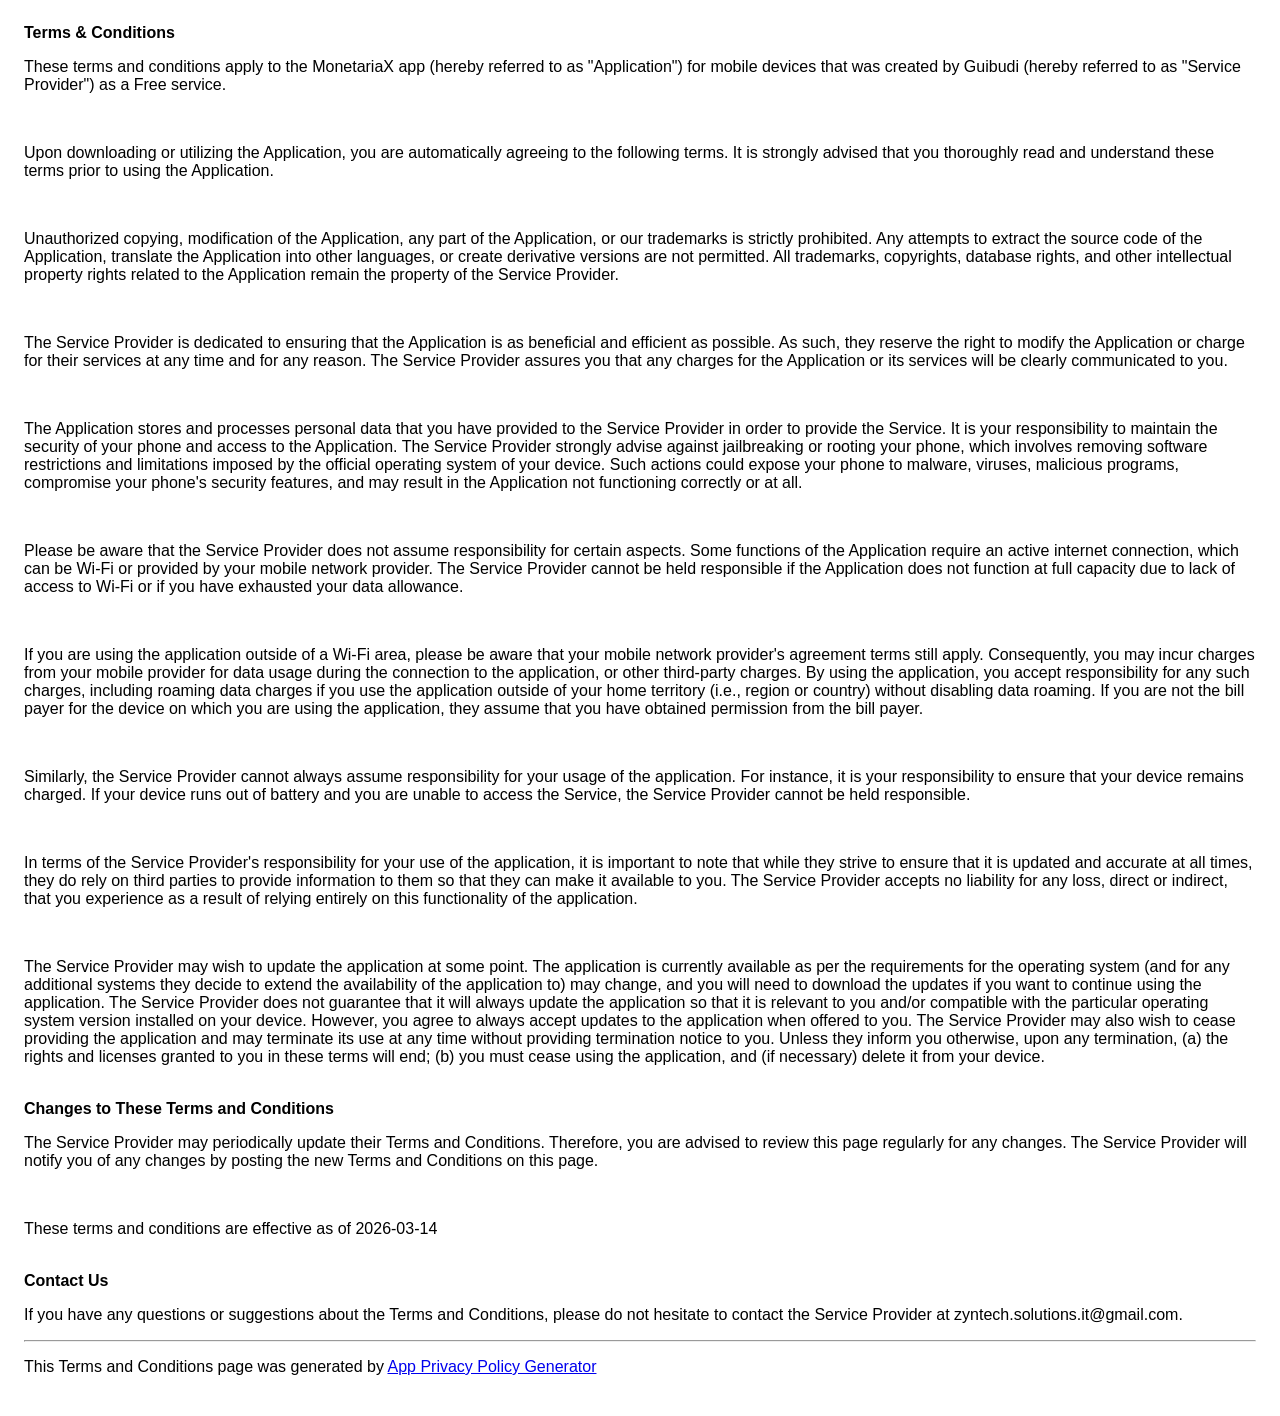
<file: condiciones.html>
<!DOCTYPE html>
    <html>
    <head>
      <meta charset='utf-8'>
      <meta name='viewport' content='width=device-width'>
      <title>Terms &amp; Conditions</title>
      <style> body { font-family: 'Helvetica Neue', Helvetica, Arial, sans-serif; padding:1em; } </style>
    </head>
    <body>
    <strong>Terms &amp; Conditions</strong><br><p>These terms and conditions apply to the MonetariaX app (hereby referred to as "Application") for mobile devices that was created by Guibudi (hereby referred to as "Service Provider") as a Free service.</p><br><p>Upon downloading or utilizing the Application, you are automatically agreeing to the following terms. It is strongly advised that you thoroughly read and understand these terms prior to using the Application.</p><div><br><p>Unauthorized copying, modification of the Application, any part of the Application, or our trademarks is strictly prohibited. Any attempts to extract the source code of the Application, translate the Application into other languages, or create derivative versions are not permitted. All trademarks, copyrights, database rights, and other intellectual property rights related to the Application remain the property of the Service Provider.</p></div><br><p>The Service Provider is dedicated to ensuring that the Application is as beneficial and efficient as possible. As such, they reserve the right to modify the Application or charge for their services at any time and for any reason. The Service Provider assures you that any charges for the Application or its services will be clearly communicated to you.</p><br><p>The Application stores and processes personal data that you have provided to the Service Provider in order to provide the Service. It is your responsibility to maintain the security of your phone and access to the Application. The Service Provider strongly advise against jailbreaking or rooting your phone, which involves removing software restrictions and limitations imposed by the official operating system of your device. Such actions could expose your phone to malware, viruses, malicious programs, compromise your phone's security features, and may result in the Application not functioning correctly or at all.</p><!----><br><p>Please be aware that the Service Provider does not assume responsibility for certain aspects. Some functions of the Application require an active internet connection, which can be Wi-Fi or provided by your mobile network provider. The Service Provider cannot be held responsible if the Application does not function at full capacity due to lack of access to Wi-Fi or if you have exhausted your data allowance.</p><br><p>If you are using the application outside of a Wi-Fi area, please be aware that your mobile network provider's agreement terms still apply. Consequently, you may incur charges from your mobile provider for data usage during the connection to the application, or other third-party charges. By using the application, you accept responsibility for any such charges, including roaming data charges if you use the application outside of your home territory (i.e., region or country) without disabling data roaming. If you are not the bill payer for the device on which you are using the application, they assume that you have obtained permission from the bill payer.</p><br><p>Similarly, the Service Provider cannot always assume responsibility for your usage of the application. For instance, it is your responsibility to ensure that your device remains charged. If your device runs out of battery and you are unable to access the Service, the Service Provider cannot be held responsible.</p><br><p>In terms of the Service Provider's responsibility for your use of the application, it is important to note that while they strive to ensure that it is updated and accurate at all times, they do rely on third parties to provide information to them so that they can make it available to you. The Service Provider accepts no liability for any loss, direct or indirect, that you experience as a result of relying entirely on this functionality of the application.</p><br><!----><p>The Service Provider may wish to update the application at some point. The application is currently available as per the requirements for the operating system (and for any additional systems they decide to extend the availability of the application to) may change, and you will need to download the updates if you want to continue using the application. The Service Provider does not guarantee that it will always update the application so that it is relevant to you and/or compatible with the particular operating system version installed on your device. However, you agree to always accept updates to the application when offered to you. The Service Provider may also wish to cease providing the application and may terminate its use at any time without providing termination notice to you. Unless they inform you otherwise, upon any termination, (a) the rights and licenses granted to you in these terms will end; (b) you must cease using the application, and (if necessary) delete it from your device.</p><br><strong>Changes to These Terms and Conditions</strong><p>The Service Provider may periodically update their Terms and Conditions. Therefore, you are advised to review this page regularly for any changes. The Service Provider will notify you of any changes by posting the new Terms and Conditions on this page.</p><br><p>These terms and conditions are effective as of 2026-03-14</p><br><strong>Contact Us</strong><p>If you have any questions or suggestions about the Terms and Conditions, please do not hesitate to contact the Service Provider at zyntech.solutions.it@gmail.com.</p><hr><p>This Terms and Conditions page was generated by <a href="https://app-privacy-policy-generator.nisrulz.com/" target="_blank" rel="noopener noreferrer">App Privacy Policy Generator</a></p>
    </body>
    </html>
</file>
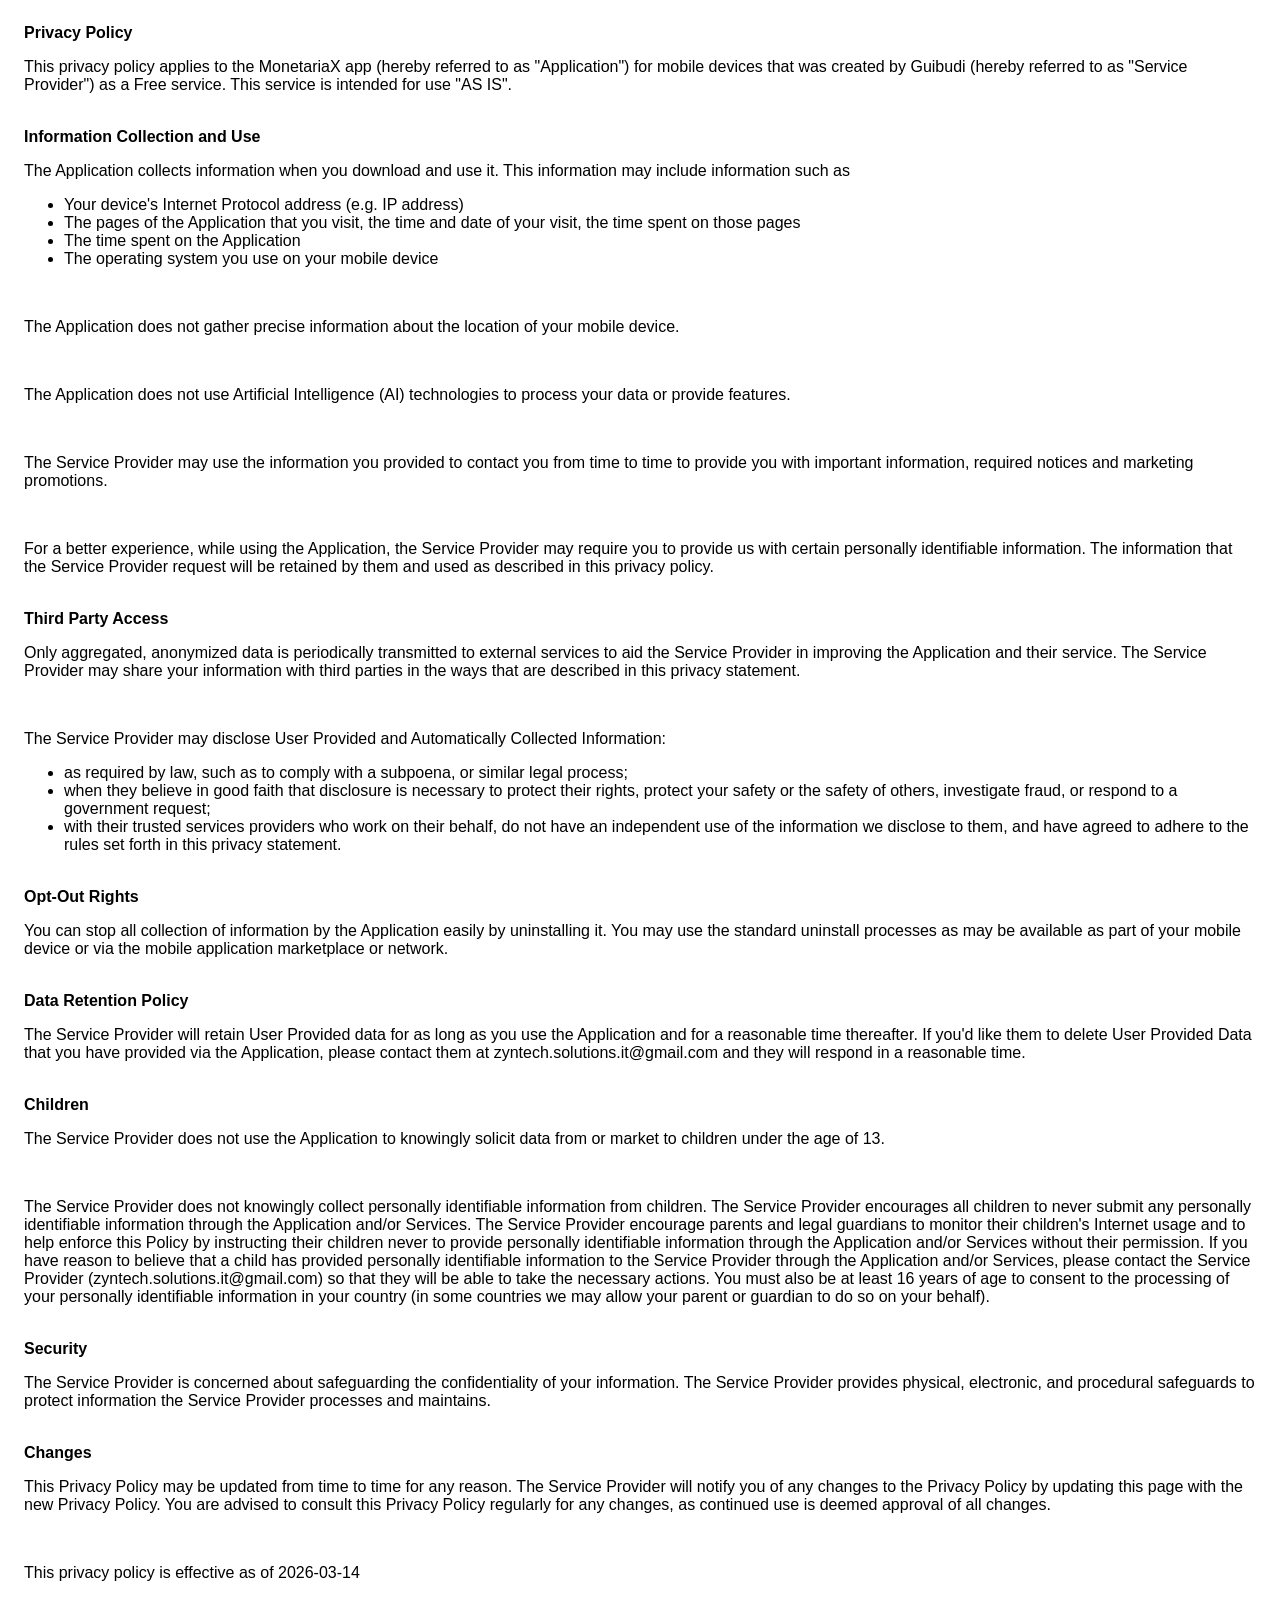
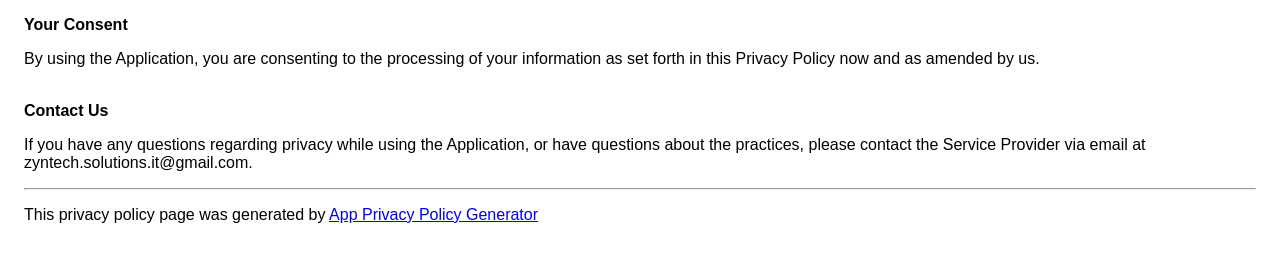
<file: privacidad.html>
<!DOCTYPE html>
    <html>
    <head>
      <meta charset='utf-8'>
      <meta name='viewport' content='width=device-width'>
      <title>Privacy Policy</title>
      <style> body { font-family: 'Helvetica Neue', Helvetica, Arial, sans-serif; padding:1em; } </style>
    </head>
    <body>
    <strong>Privacy Policy</strong><p>This privacy policy applies to the MonetariaX app (hereby referred to as "Application") for mobile devices that was created by Guibudi (hereby referred to as "Service Provider") as a Free service. This service is intended for use "AS IS".</p><br><strong>Information Collection and Use</strong><p>The Application collects information when you download and use it. This information may include information such as </p><ul><li>Your device's Internet Protocol address (e.g. IP address)</li><li>The pages of the Application that you visit, the time and date of your visit, the time spent on those pages</li><li>The time spent on the Application</li><li>The operating system you use on your mobile device</li></ul><p></p><br><p>The Application does not gather precise information about the location of your mobile device.</p><!----><br><p>The Application does not use Artificial Intelligence (AI) technologies to process your data or provide features.</p><br><p>The Service Provider may use the information you provided to contact you from time to time to provide you with important information, required notices and marketing promotions.</p><br><p>For a better experience, while using the Application, the Service Provider may require you to provide us with certain personally identifiable information. The information that the Service Provider request will be retained by them and used as described in this privacy policy.</p><br><strong>Third Party Access</strong><p>Only aggregated, anonymized data is periodically transmitted to external services to aid the Service Provider in improving the Application and their service. The Service Provider may share your information with third parties in the ways that are described in this privacy statement.</p><!----><br><p>The Service Provider may disclose User Provided and Automatically Collected Information:</p><ul><li>as required by law, such as to comply with a subpoena, or similar legal process;</li><li>when they believe in good faith that disclosure is necessary to protect their rights, protect your safety or the safety of others, investigate fraud, or respond to a government request;</li><li>with their trusted services providers who work on their behalf, do not have an independent use of the information we disclose to them, and have agreed to adhere to the rules set forth in this privacy statement.</li></ul><p></p><br><strong>Opt-Out Rights</strong><p>You can stop all collection of information by the Application easily by uninstalling it. You may use the standard uninstall processes as may be available as part of your mobile device or via the mobile application marketplace or network.</p><br><strong>Data Retention Policy</strong><p>The Service Provider will retain User Provided data for as long as you use the Application and for a reasonable time thereafter. If you'd like them to delete User Provided Data that you have provided via the Application, please contact them at zyntech.solutions.it@gmail.com and they will respond in a reasonable time.</p><br><strong>Children</strong><p>The Service Provider does not use the Application to knowingly solicit data from or market to children under the age of 13.</p><div><br><p>The Service Provider does not knowingly collect personally identifiable information from children. The Service Provider encourages all children to never submit any personally identifiable information through the Application and/or Services. The Service Provider encourage parents and legal guardians to monitor their children's Internet usage and to help enforce this Policy by instructing their children never to provide personally identifiable information through the Application and/or Services without their permission. If you have reason to believe that a child has provided personally identifiable information to the Service Provider through the Application and/or Services, please contact the Service Provider <span>(zyntech.solutions.it@gmail.com)</span> so that they will be able to take the necessary actions. You must also be at least 16 years of age to consent to the processing of your personally identifiable information in your country (in some countries we may allow your parent or guardian to do so on your behalf).</p></div><br><strong>Security</strong><p>The Service Provider is concerned about safeguarding the confidentiality of your information. The Service Provider provides physical, electronic, and procedural safeguards to protect information the Service Provider processes and maintains.</p><br><strong>Changes</strong><p>This Privacy Policy may be updated from time to time for any reason. The Service Provider will notify you of any changes to the Privacy Policy by updating this page with the new Privacy Policy. You are advised to consult this Privacy Policy regularly for any changes, as continued use is deemed approval of all changes.</p><br><p>This privacy policy is effective as of 2026-03-14</p><br><strong>Your Consent</strong><p>By using the Application, you are consenting to the processing of your information as set forth in this Privacy Policy now and as amended by us.</p><br><strong>Contact Us</strong><p>If you have any questions regarding privacy while using the Application, or have questions about the practices, please contact the Service Provider via email at zyntech.solutions.it@gmail.com.</p><hr><p>This privacy policy page was generated by <a href="https://app-privacy-policy-generator.nisrulz.com/" target="_blank" rel="noopener noreferrer">App Privacy Policy Generator</a></p>
    </body>
    </html>
</file>
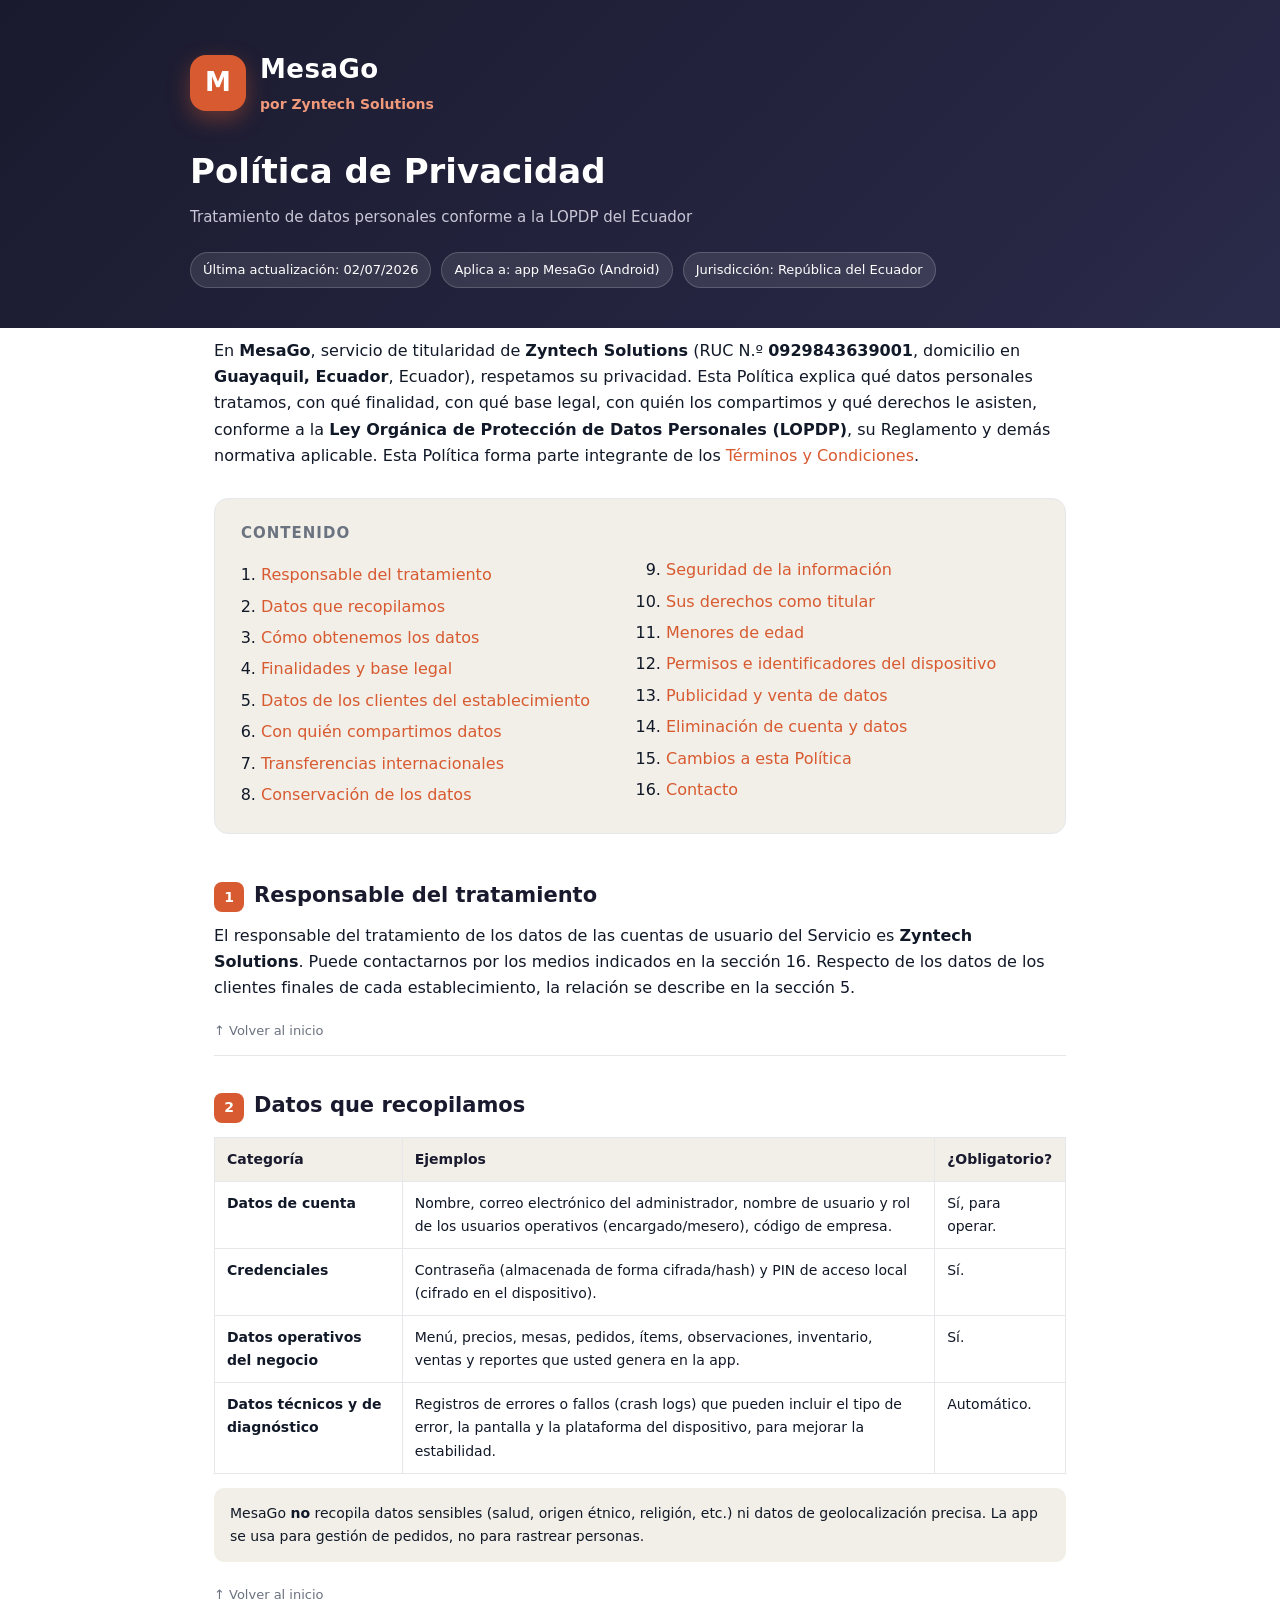
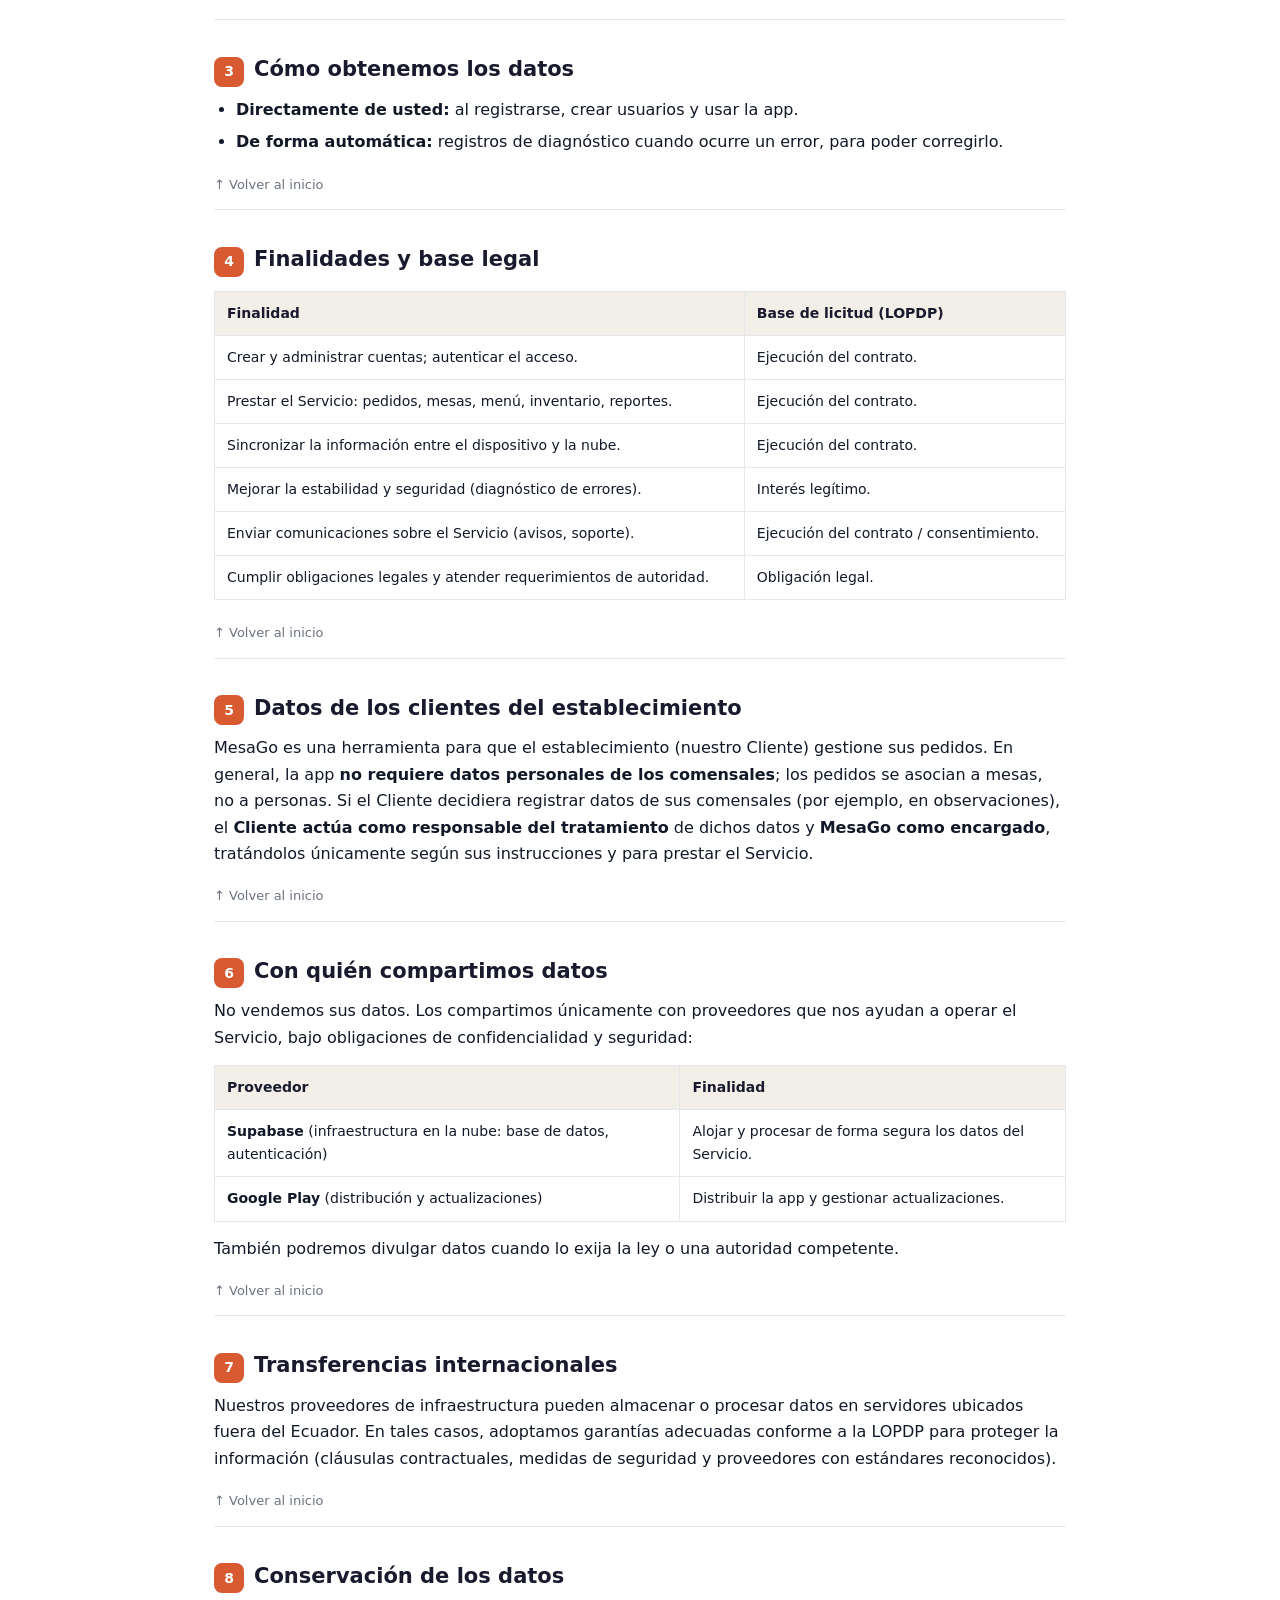
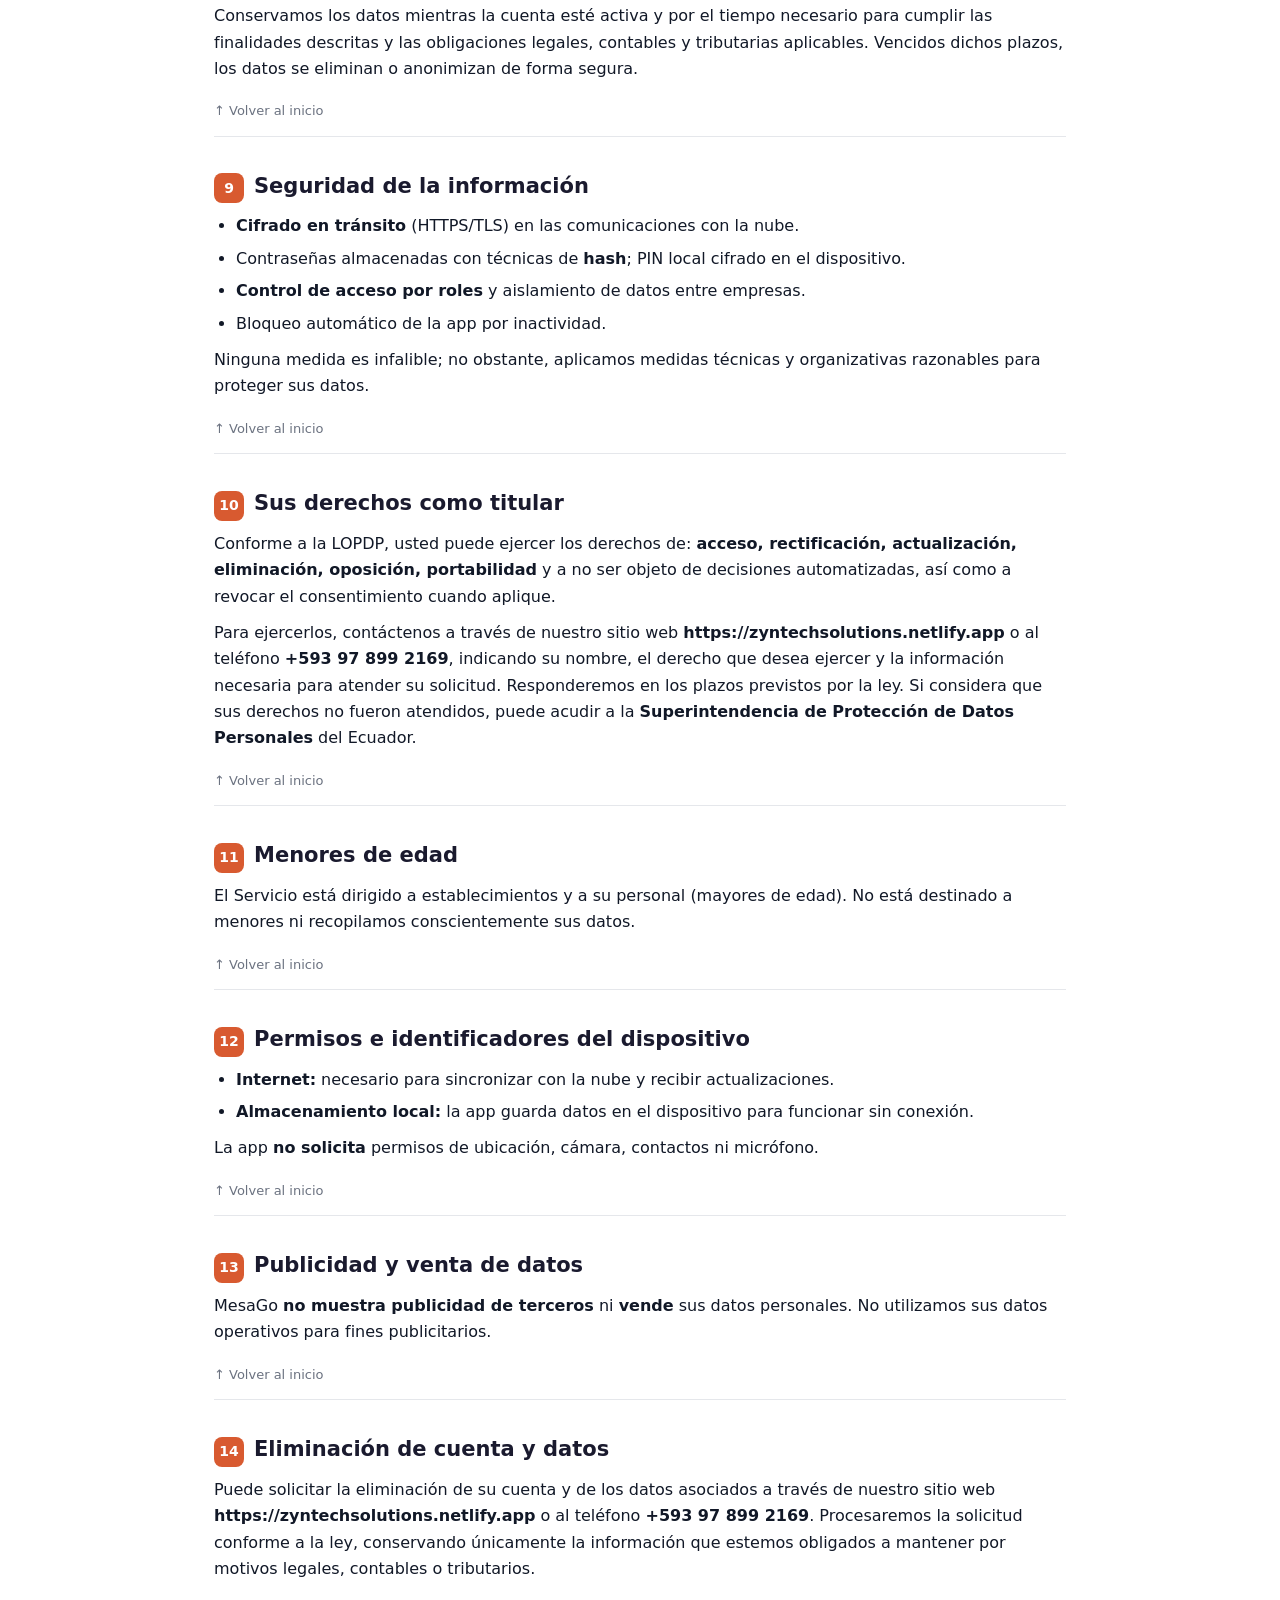
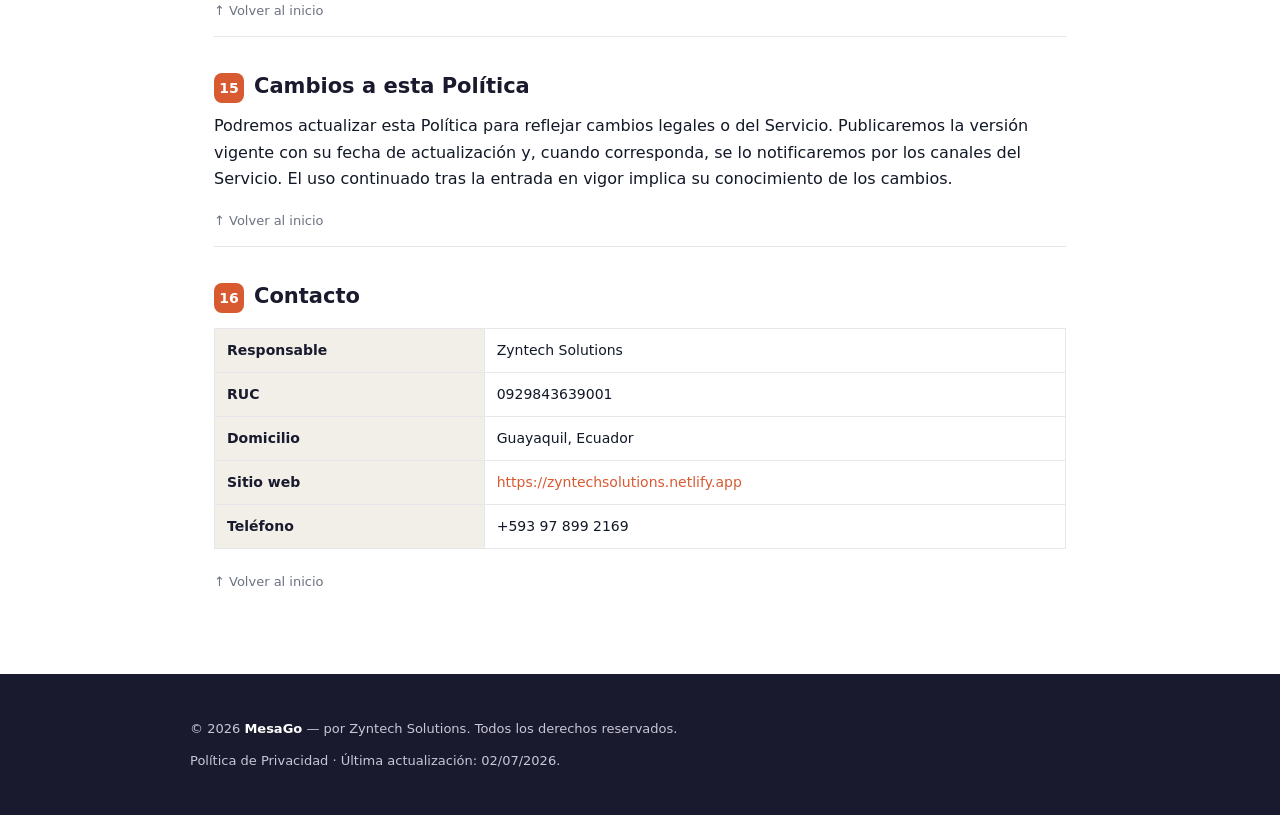
<file: mesago/politica_de_privacidad.html>
<!DOCTYPE html>
<html lang="es">
<head>
<meta charset="utf-8">
<meta name="viewport" content="width=device-width, initial-scale=1">
<title>Política de Privacidad — MesaGo</title>
<style>
  :root{
    --primary:#D85A30; --primary-d:#B8481F; --dark:#1A1A2E;
    --cream:#F1EFE8; --bg:#FFFFFF; --text:#111827; --muted:#6B7280; --border:#E5E7EB;
  }
  *{box-sizing:border-box;}
  html{scroll-behavior:smooth;}
  body{margin:0; background:var(--bg); color:var(--text);
       font-family:'Segoe UI', system-ui, -apple-system, Arial, sans-serif; line-height:1.65; font-size:16px;}
  a{color:var(--primary); text-decoration:none;} a:hover{text-decoration:underline;}
  header.hero{background:linear-gradient(135deg,var(--dark) 0%, #2A2A4A 100%); color:#fff; padding:48px 24px 40px;}
  .hero-inner{max-width:900px; margin:0 auto;}
  .brand{display:flex; align-items:center; gap:14px;}
  .logo-badge{width:56px; height:56px; border-radius:16px; background:var(--primary);
    display:flex; align-items:center; justify-content:center; font-weight:800; font-size:26px; color:#fff;
    box-shadow:0 8px 22px rgba(216,90,48,.4);}
  .brand h1{margin:0; font-size:26px; letter-spacing:.5px;}
  .brand span{color:#F0997B; font-weight:600; font-size:14px;}
  header.hero h2{margin:26px 0 6px; font-size:34px; font-weight:800;}
  header.hero p.sub{margin:0; color:#C9C7D6; font-size:15px;}
  .meta{margin-top:22px; display:flex; flex-wrap:wrap; gap:10px;}
  .chip{background:rgba(255,255,255,.10); border:1px solid rgba(255,255,255,.18); padding:6px 12px; border-radius:999px; font-size:13px;}
  main{max-width:900px; margin:0 auto; padding:0 24px 80px;}
  .notice{background:#FEF3E9; border:1px solid #F3C6A8; border-left:5px solid var(--primary);
    padding:16px 18px; border-radius:10px; margin:28px 0; font-size:14px; color:#7a3d20;}
  nav.toc{background:var(--cream); border:1px solid var(--border); border-radius:14px; padding:22px 26px; margin:28px 0 8px;}
  nav.toc h3{margin:0 0 12px; font-size:15px; text-transform:uppercase; letter-spacing:1px; color:var(--muted);}
  nav.toc ol{margin:0; padding-left:20px; columns:2; column-gap:32px;}
  nav.toc li{margin:5px 0; break-inside:avoid;}
  @media(max-width:640px){ nav.toc ol{columns:1;} }
  section{padding-top:26px; margin-top:12px; border-top:1px solid var(--border);}
  section:first-of-type{border-top:0;}
  h3.sec{font-size:21px; color:var(--dark); margin:6px 0 10px; display:flex; align-items:baseline; gap:10px;}
  h3.sec .num{color:#fff; background:var(--primary); font-size:14px; font-weight:800; min-width:30px; height:30px;
    border-radius:8px; display:inline-flex; align-items:center; justify-content:center;}
  h4{color:var(--primary-d); font-size:16px; margin:18px 0 6px;}
  p{margin:10px 0;} ul,ol.body{margin:10px 0; padding-left:22px;} li{margin:6px 0;}
  table{width:100%; border-collapse:collapse; margin:14px 0; font-size:14px;}
  th,td{border:1px solid var(--border); padding:10px 12px; text-align:left; vertical-align:top;}
  th{background:var(--cream); color:var(--dark);}
  .callout{background:var(--cream); border-radius:10px; padding:14px 16px; margin:14px 0; font-size:14px;}
  .back{display:inline-block; margin-top:8px; font-size:13px; color:var(--muted);}
  footer{background:var(--dark); color:#C9C7D6; padding:34px 24px; font-size:13px;}
  footer .fi{max-width:900px; margin:0 auto;} footer strong{color:#fff;}
  @media print{header.hero,footer{-webkit-print-color-adjust:exact; print-color-adjust:exact;} .back{display:none;}}
</style>
</head>
<body>
<a id="top"></a>

<header class="hero">
  <div class="hero-inner">
    <div class="brand">
      <div class="logo-badge">M</div>
      <div><h1>MesaGo</h1><span>por Zyntech Solutions</span></div>
    </div>
    <h2>Política de Privacidad</h2>
    <p class="sub">Tratamiento de datos personales conforme a la LOPDP del Ecuador</p>
    <div class="meta">
      <span class="chip">Última actualización: 02/07/2026</span>
      <span class="chip">Aplica a: app MesaGo (Android)</span>
      <span class="chip">Jurisdicción: República del Ecuador</span>
    </div>
  </div>
</header>

<main>
  <p style="font-size:16px;">
    En <strong>MesaGo</strong>, servicio de titularidad de <strong>Zyntech
    Solutions</strong> (RUC N.º <strong>0929843639001</strong>, domicilio en
    <strong>Guayaquil, Ecuador</strong>, Ecuador), respetamos su privacidad. Esta Política
    explica qué datos personales tratamos, con qué finalidad, con qué base legal, con quién los
    compartimos y qué derechos le asisten, conforme a la <strong>Ley Orgánica de Protección de Datos
    Personales (LOPDP)</strong>, su Reglamento y demás normativa aplicable. Esta Política forma parte
    integrante de los <a href="terminos_y_condiciones.html">Términos y Condiciones</a>.
  </p>

  <nav class="toc">
    <h3>Contenido</h3>
    <ol>
      <li><a href="#s1">Responsable del tratamiento</a></li>
      <li><a href="#s2">Datos que recopilamos</a></li>
      <li><a href="#s3">Cómo obtenemos los datos</a></li>
      <li><a href="#s4">Finalidades y base legal</a></li>
      <li><a href="#s5">Datos de los clientes del establecimiento</a></li>
      <li><a href="#s6">Con quién compartimos datos</a></li>
      <li><a href="#s7">Transferencias internacionales</a></li>
      <li><a href="#s8">Conservación de los datos</a></li>
      <li><a href="#s9">Seguridad de la información</a></li>
      <li><a href="#s10">Sus derechos como titular</a></li>
      <li><a href="#s11">Menores de edad</a></li>
      <li><a href="#s12">Permisos e identificadores del dispositivo</a></li>
      <li><a href="#s13">Publicidad y venta de datos</a></li>
      <li><a href="#s14">Eliminación de cuenta y datos</a></li>
      <li><a href="#s15">Cambios a esta Política</a></li>
      <li><a href="#s16">Contacto</a></li>
    </ol>
  </nav>

  <section id="s1">
    <h3 class="sec"><span class="num">1</span> Responsable del tratamiento</h3>
    <p>El responsable del tratamiento de los datos de las cuentas de usuario del Servicio es
    <strong>Zyntech Solutions</strong>. Puede contactarnos por los medios
    indicados en la sección 16. Respecto de los datos de los clientes finales de cada establecimiento,
    la relación se describe en la sección 5.</p>
    <a class="back" href="#top">↑ Volver al inicio</a>
  </section>

  <section id="s2">
    <h3 class="sec"><span class="num">2</span> Datos que recopilamos</h3>
    <table>
      <tr><th>Categoría</th><th>Ejemplos</th><th>¿Obligatorio?</th></tr>
      <tr><td><strong>Datos de cuenta</strong></td><td>Nombre, correo electrónico del administrador, nombre de usuario y rol de los usuarios operativos (encargado/mesero), código de empresa.</td><td>Sí, para operar.</td></tr>
      <tr><td><strong>Credenciales</strong></td><td>Contraseña (almacenada de forma cifrada/hash) y PIN de acceso local (cifrado en el dispositivo).</td><td>Sí.</td></tr>
      <tr><td><strong>Datos operativos del negocio</strong></td><td>Menú, precios, mesas, pedidos, ítems, observaciones, inventario, ventas y reportes que usted genera en la app.</td><td>Sí.</td></tr>
      <tr><td><strong>Datos técnicos y de diagnóstico</strong></td><td>Registros de errores o fallos (crash logs) que pueden incluir el tipo de error, la pantalla y la plataforma del dispositivo, para mejorar la estabilidad.</td><td>Automático.</td></tr>
    </table>
    <div class="callout">MesaGo <strong>no</strong> recopila datos sensibles (salud, origen étnico,
    religión, etc.) ni datos de geolocalización precisa. La app se usa para gestión de pedidos, no para
    rastrear personas.</div>
    <a class="back" href="#top">↑ Volver al inicio</a>
  </section>

  <section id="s3">
    <h3 class="sec"><span class="num">3</span> Cómo obtenemos los datos</h3>
    <ul>
      <li><strong>Directamente de usted:</strong> al registrarse, crear usuarios y usar la app.</li>
      <li><strong>De forma automática:</strong> registros de diagnóstico cuando ocurre un error, para
      poder corregirlo.</li>
    </ul>
    <a class="back" href="#top">↑ Volver al inicio</a>
  </section>

  <section id="s4">
    <h3 class="sec"><span class="num">4</span> Finalidades y base legal</h3>
    <table>
      <tr><th>Finalidad</th><th>Base de licitud (LOPDP)</th></tr>
      <tr><td>Crear y administrar cuentas; autenticar el acceso.</td><td>Ejecución del contrato.</td></tr>
      <tr><td>Prestar el Servicio: pedidos, mesas, menú, inventario, reportes.</td><td>Ejecución del contrato.</td></tr>
      <tr><td>Sincronizar la información entre el dispositivo y la nube.</td><td>Ejecución del contrato.</td></tr>
      <tr><td>Mejorar la estabilidad y seguridad (diagnóstico de errores).</td><td>Interés legítimo.</td></tr>
      <tr><td>Enviar comunicaciones sobre el Servicio (avisos, soporte).</td><td>Ejecución del contrato / consentimiento.</td></tr>
      <tr><td>Cumplir obligaciones legales y atender requerimientos de autoridad.</td><td>Obligación legal.</td></tr>
    </table>
    <a class="back" href="#top">↑ Volver al inicio</a>
  </section>

  <section id="s5">
    <h3 class="sec"><span class="num">5</span> Datos de los clientes del establecimiento</h3>
    <p>MesaGo es una herramienta para que el establecimiento (nuestro Cliente) gestione sus pedidos.
    En general, la app <strong>no requiere datos personales de los comensales</strong>; los pedidos se
    asocian a mesas, no a personas. Si el Cliente decidiera registrar datos de sus comensales (por
    ejemplo, en observaciones), el <strong>Cliente actúa como responsable del tratamiento</strong> de
    dichos datos y <strong>MesaGo como encargado</strong>, tratándolos únicamente según sus
    instrucciones y para prestar el Servicio.</p>
    <a class="back" href="#top">↑ Volver al inicio</a>
  </section>

  <section id="s6">
    <h3 class="sec"><span class="num">6</span> Con quién compartimos datos</h3>
    <p>No vendemos sus datos. Los compartimos únicamente con proveedores que nos ayudan a operar el
    Servicio, bajo obligaciones de confidencialidad y seguridad:</p>
    <table>
      <tr><th>Proveedor</th><th>Finalidad</th></tr>
      <tr><td><strong>Supabase</strong> (infraestructura en la nube: base de datos, autenticación)</td><td>Alojar y procesar de forma segura los datos del Servicio.</td></tr>
      <tr><td><strong>Google Play</strong> (distribución y actualizaciones)</td><td>Distribuir la app y gestionar actualizaciones.</td></tr>
    </table>
    <p>También podremos divulgar datos cuando lo exija la ley o una autoridad competente.</p>
    <a class="back" href="#top">↑ Volver al inicio</a>
  </section>

  <section id="s7">
    <h3 class="sec"><span class="num">7</span> Transferencias internacionales</h3>
    <p>Nuestros proveedores de infraestructura pueden almacenar o procesar datos en servidores ubicados
    fuera del Ecuador. En tales casos, adoptamos garantías adecuadas conforme a la LOPDP para proteger
    la información (cláusulas contractuales, medidas de seguridad y proveedores con estándares
    reconocidos).</p>
    <a class="back" href="#top">↑ Volver al inicio</a>
  </section>

  <section id="s8">
    <h3 class="sec"><span class="num">8</span> Conservación de los datos</h3>
    <p>Conservamos los datos mientras la cuenta esté activa y por el tiempo necesario para cumplir las
    finalidades descritas y las obligaciones legales, contables y tributarias aplicables. Vencidos
    dichos plazos, los datos se eliminan o anonimizan de forma segura.</p>
    <a class="back" href="#top">↑ Volver al inicio</a>
  </section>

  <section id="s9">
    <h3 class="sec"><span class="num">9</span> Seguridad de la información</h3>
    <ul>
      <li><strong>Cifrado en tránsito</strong> (HTTPS/TLS) en las comunicaciones con la nube.</li>
      <li>Contraseñas almacenadas con técnicas de <strong>hash</strong>; PIN local cifrado en el
      dispositivo.</li>
      <li><strong>Control de acceso por roles</strong> y aislamiento de datos entre empresas.</li>
      <li>Bloqueo automático de la app por inactividad.</li>
    </ul>
    <p>Ninguna medida es infalible; no obstante, aplicamos medidas técnicas y organizativas razonables
    para proteger sus datos.</p>
    <a class="back" href="#top">↑ Volver al inicio</a>
  </section>

  <section id="s10">
    <h3 class="sec"><span class="num">10</span> Sus derechos como titular</h3>
    <p>Conforme a la LOPDP, usted puede ejercer los derechos de: <strong>acceso, rectificación,
    actualización, eliminación, oposición, portabilidad</strong> y a no ser objeto de decisiones
    automatizadas, así como a revocar el consentimiento cuando aplique.</p>
    <p>Para ejercerlos, contáctenos a través de nuestro sitio web
    <strong>https://zyntechsolutions.netlify.app</strong> o al teléfono <strong>+593 97 899 2169</strong>,
    indicando su nombre, el derecho que desea ejercer y la información necesaria para atender su
    solicitud. Responderemos en
    los plazos previstos por la ley. Si considera que sus derechos no fueron atendidos, puede acudir a
    la <strong>Superintendencia de Protección de Datos Personales</strong> del Ecuador.</p>
    <a class="back" href="#top">↑ Volver al inicio</a>
  </section>

  <section id="s11">
    <h3 class="sec"><span class="num">11</span> Menores de edad</h3>
    <p>El Servicio está dirigido a establecimientos y a su personal (mayores de edad). No está
    destinado a menores ni recopilamos conscientemente sus datos.</p>
    <a class="back" href="#top">↑ Volver al inicio</a>
  </section>

  <section id="s12">
    <h3 class="sec"><span class="num">12</span> Permisos e identificadores del dispositivo</h3>
    <ul>
      <li><strong>Internet:</strong> necesario para sincronizar con la nube y recibir actualizaciones.</li>
      <li><strong>Almacenamiento local:</strong> la app guarda datos en el dispositivo para funcionar
      sin conexión.</li>
    </ul>
    <p>La app <strong>no solicita</strong> permisos de ubicación, cámara, contactos ni micrófono.</p>
    <a class="back" href="#top">↑ Volver al inicio</a>
  </section>

  <section id="s13">
    <h3 class="sec"><span class="num">13</span> Publicidad y venta de datos</h3>
    <p>MesaGo <strong>no muestra publicidad de terceros</strong> ni <strong>vende</strong> sus datos
    personales. No utilizamos sus datos operativos para fines publicitarios.</p>
    <a class="back" href="#top">↑ Volver al inicio</a>
  </section>

  <section id="s14">
    <h3 class="sec"><span class="num">14</span> Eliminación de cuenta y datos</h3>
    <p>Puede solicitar la eliminación de su cuenta y de los datos asociados a través de nuestro sitio
    web <strong>https://zyntechsolutions.netlify.app</strong> o al teléfono <strong>+593 97 899 2169</strong>.
    Procesaremos la solicitud conforme a la ley,
    conservando únicamente la información que estemos obligados a mantener por motivos legales,
    contables o tributarios.</p>
    <a class="back" href="#top">↑ Volver al inicio</a>
  </section>

  <section id="s15">
    <h3 class="sec"><span class="num">15</span> Cambios a esta Política</h3>
    <p>Podremos actualizar esta Política para reflejar cambios legales o del Servicio. Publicaremos la
    versión vigente con su fecha de actualización y, cuando corresponda, se lo notificaremos por los
    canales del Servicio. El uso continuado tras la entrada en vigor implica su conocimiento de los
    cambios.</p>
    <a class="back" href="#top">↑ Volver al inicio</a>
  </section>

  <section id="s16">
    <h3 class="sec"><span class="num">16</span> Contacto</h3>
    <table>
      <tr><th>Responsable</th><td>Zyntech Solutions</td></tr>
      <tr><th>RUC</th><td>0929843639001</td></tr>
      <tr><th>Domicilio</th><td>Guayaquil, Ecuador</td></tr>
      <tr><th>Sitio web</th><td><a href="https://zyntechsolutions.netlify.app">https://zyntechsolutions.netlify.app</a></td></tr>
      <tr><th>Teléfono</th><td>+593 97 899 2169</td></tr>
    </table>
    <a class="back" href="#top">↑ Volver al inicio</a>
  </section>
</main>

<footer>
  <div class="fi">
    <p>© <span id="year"></span> <strong>MesaGo</strong> — por Zyntech Solutions. Todos los derechos reservados.</p>
    <p>Política de Privacidad · Última actualización: 02/07/2026.</p>
  </div>
</footer>

<script>document.getElementById('year').textContent = new Date().getFullYear();</script>
</body>
</html>
</file>
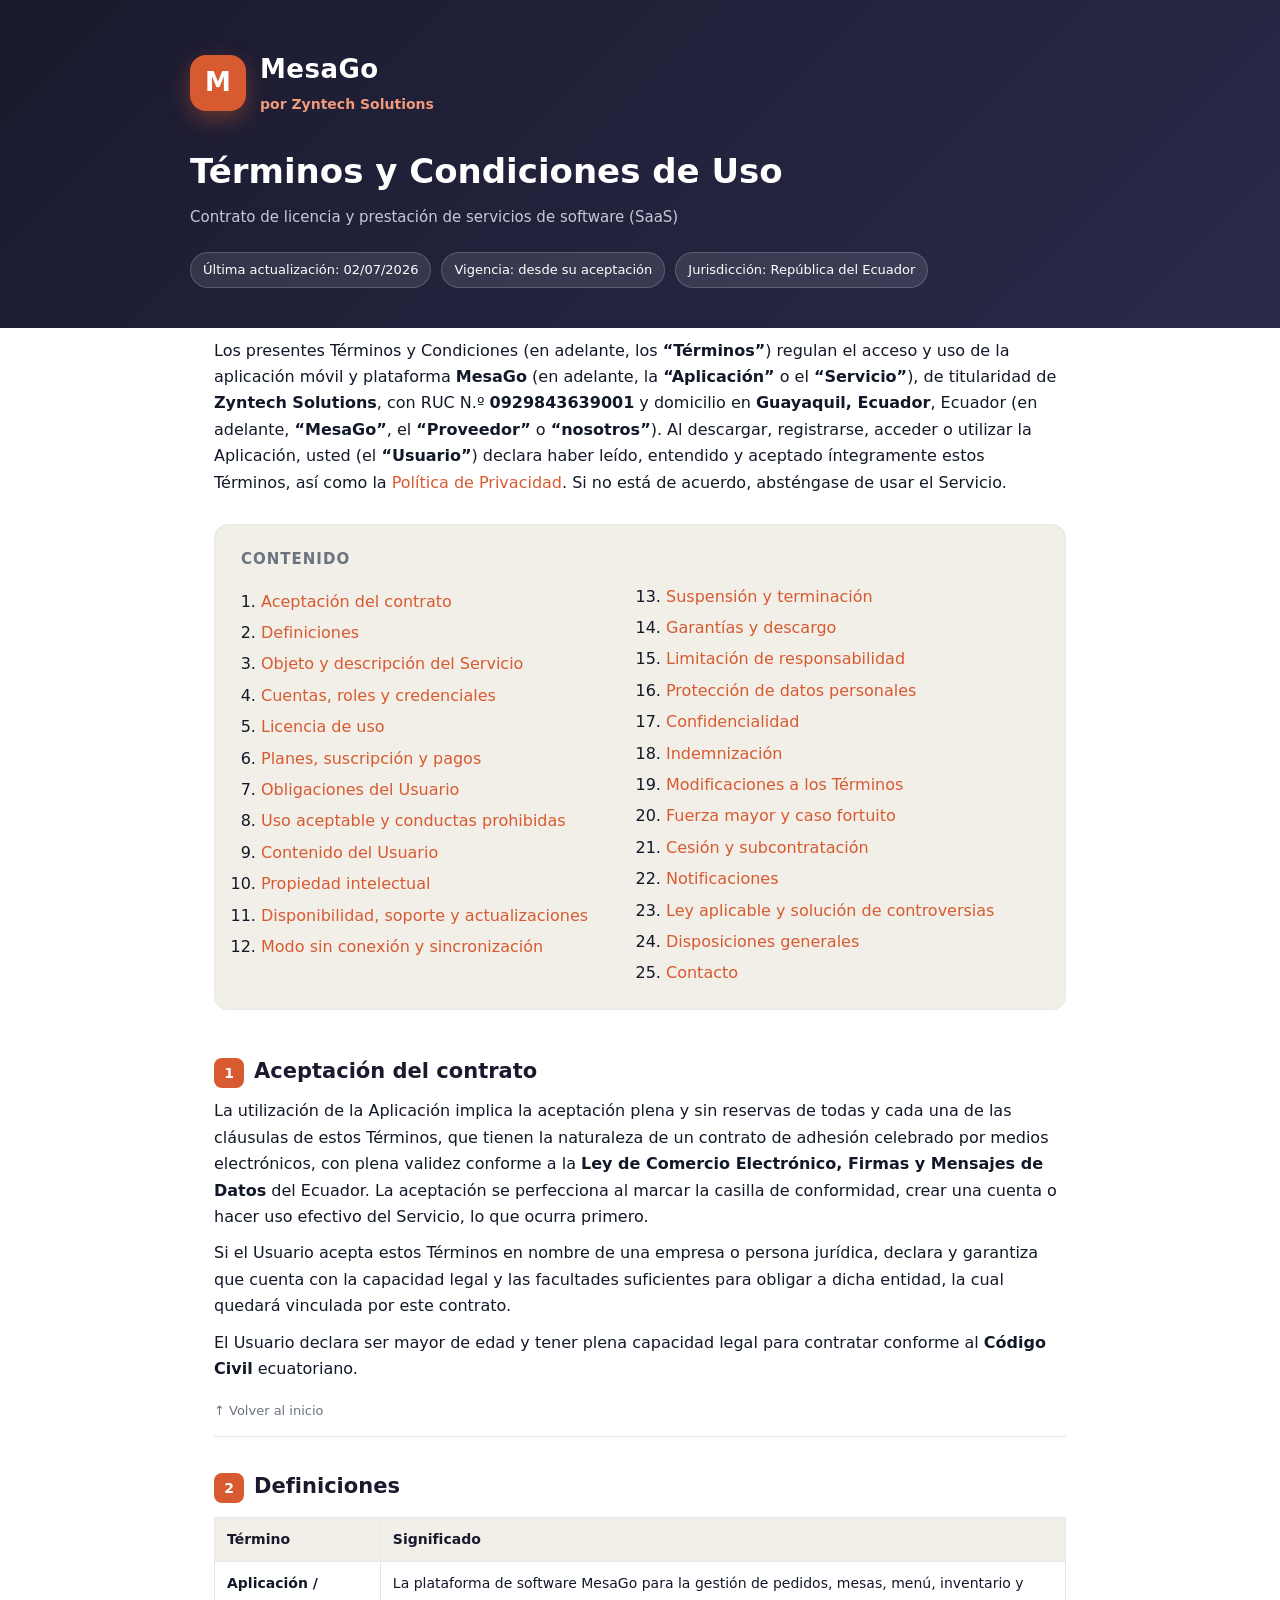
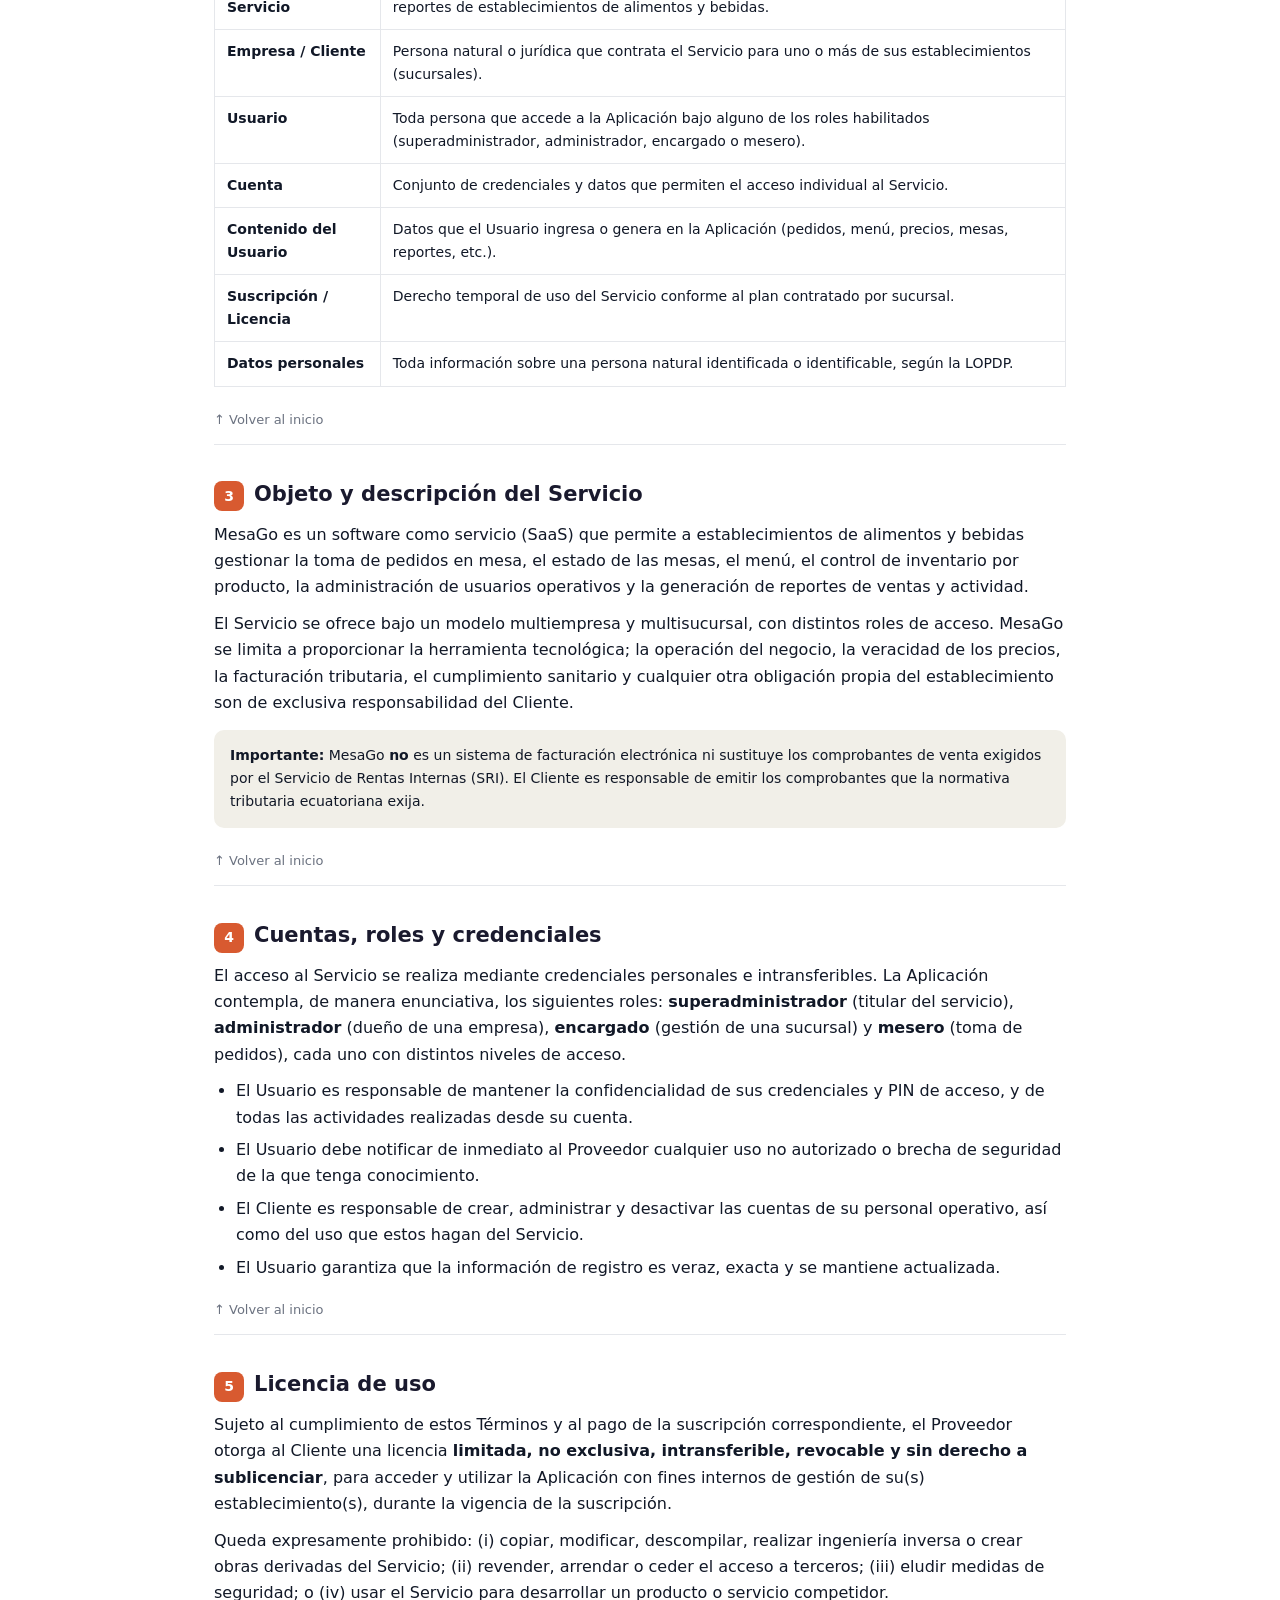
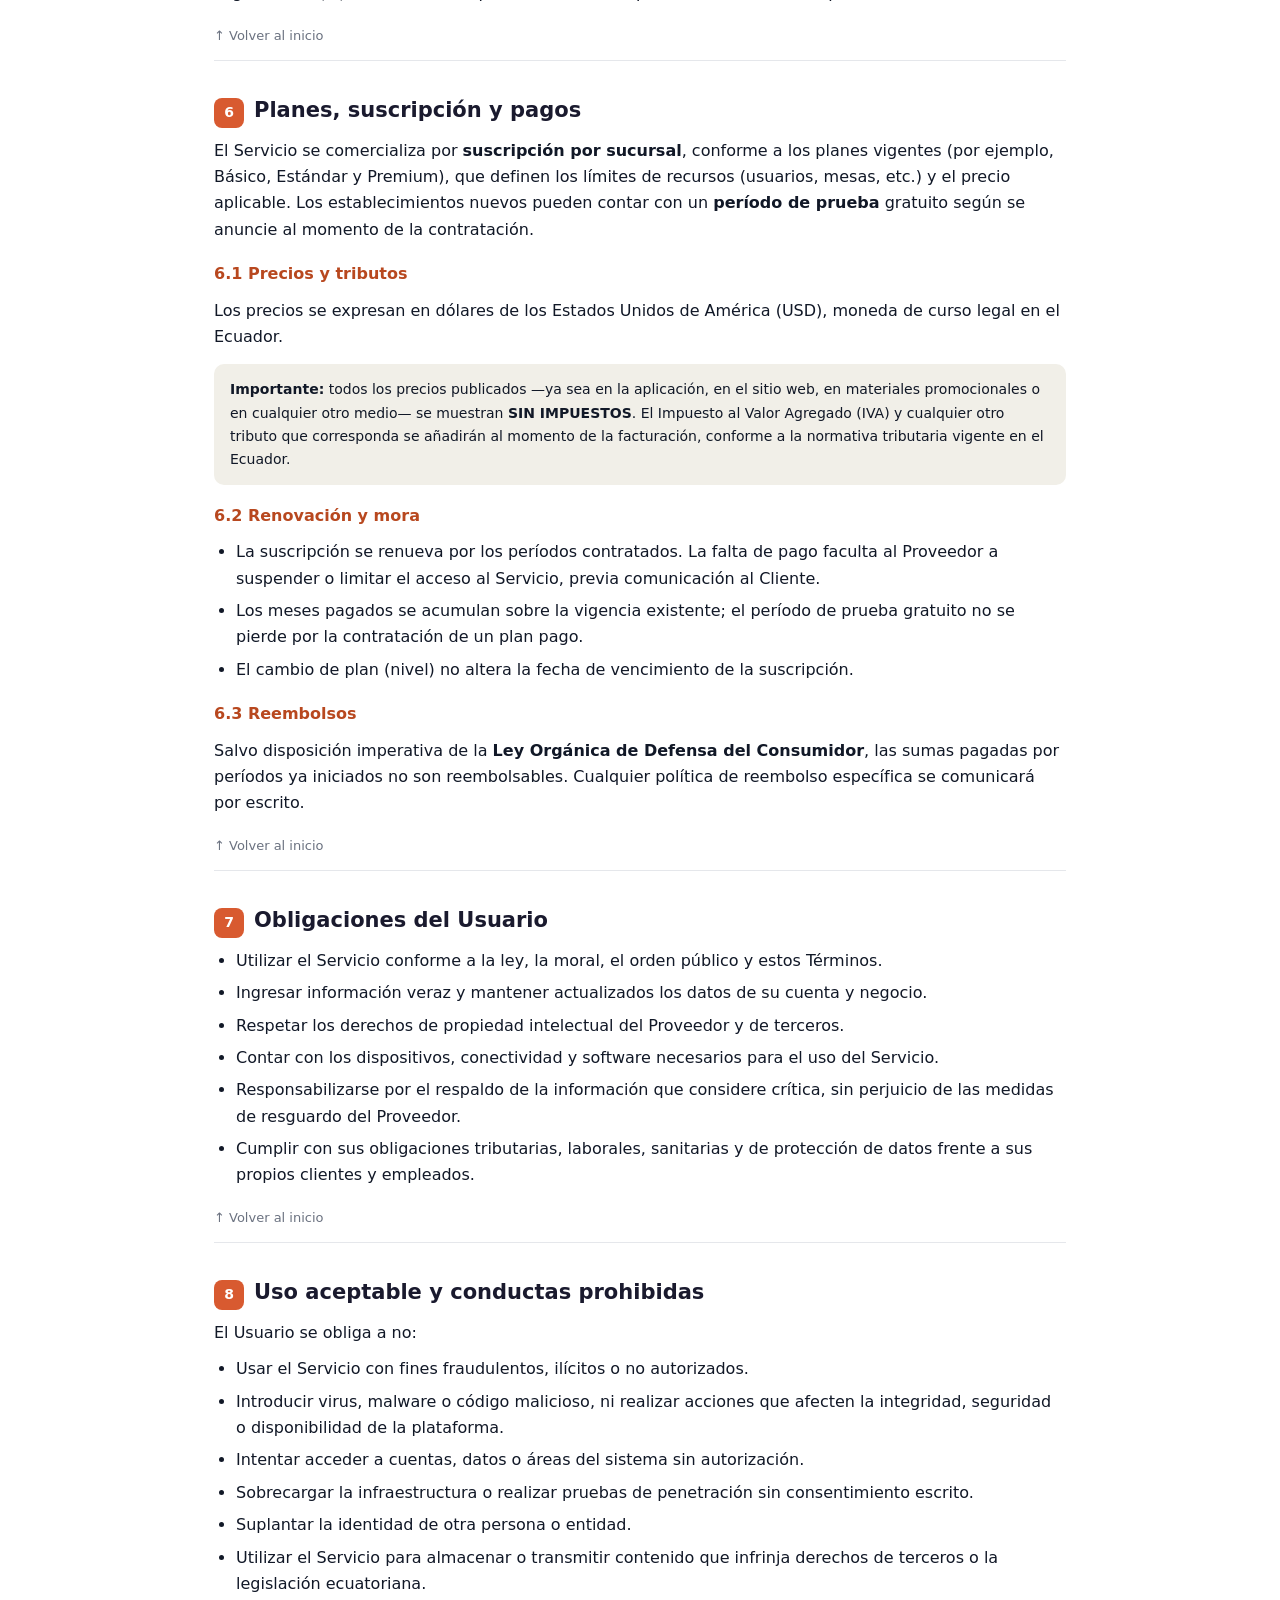
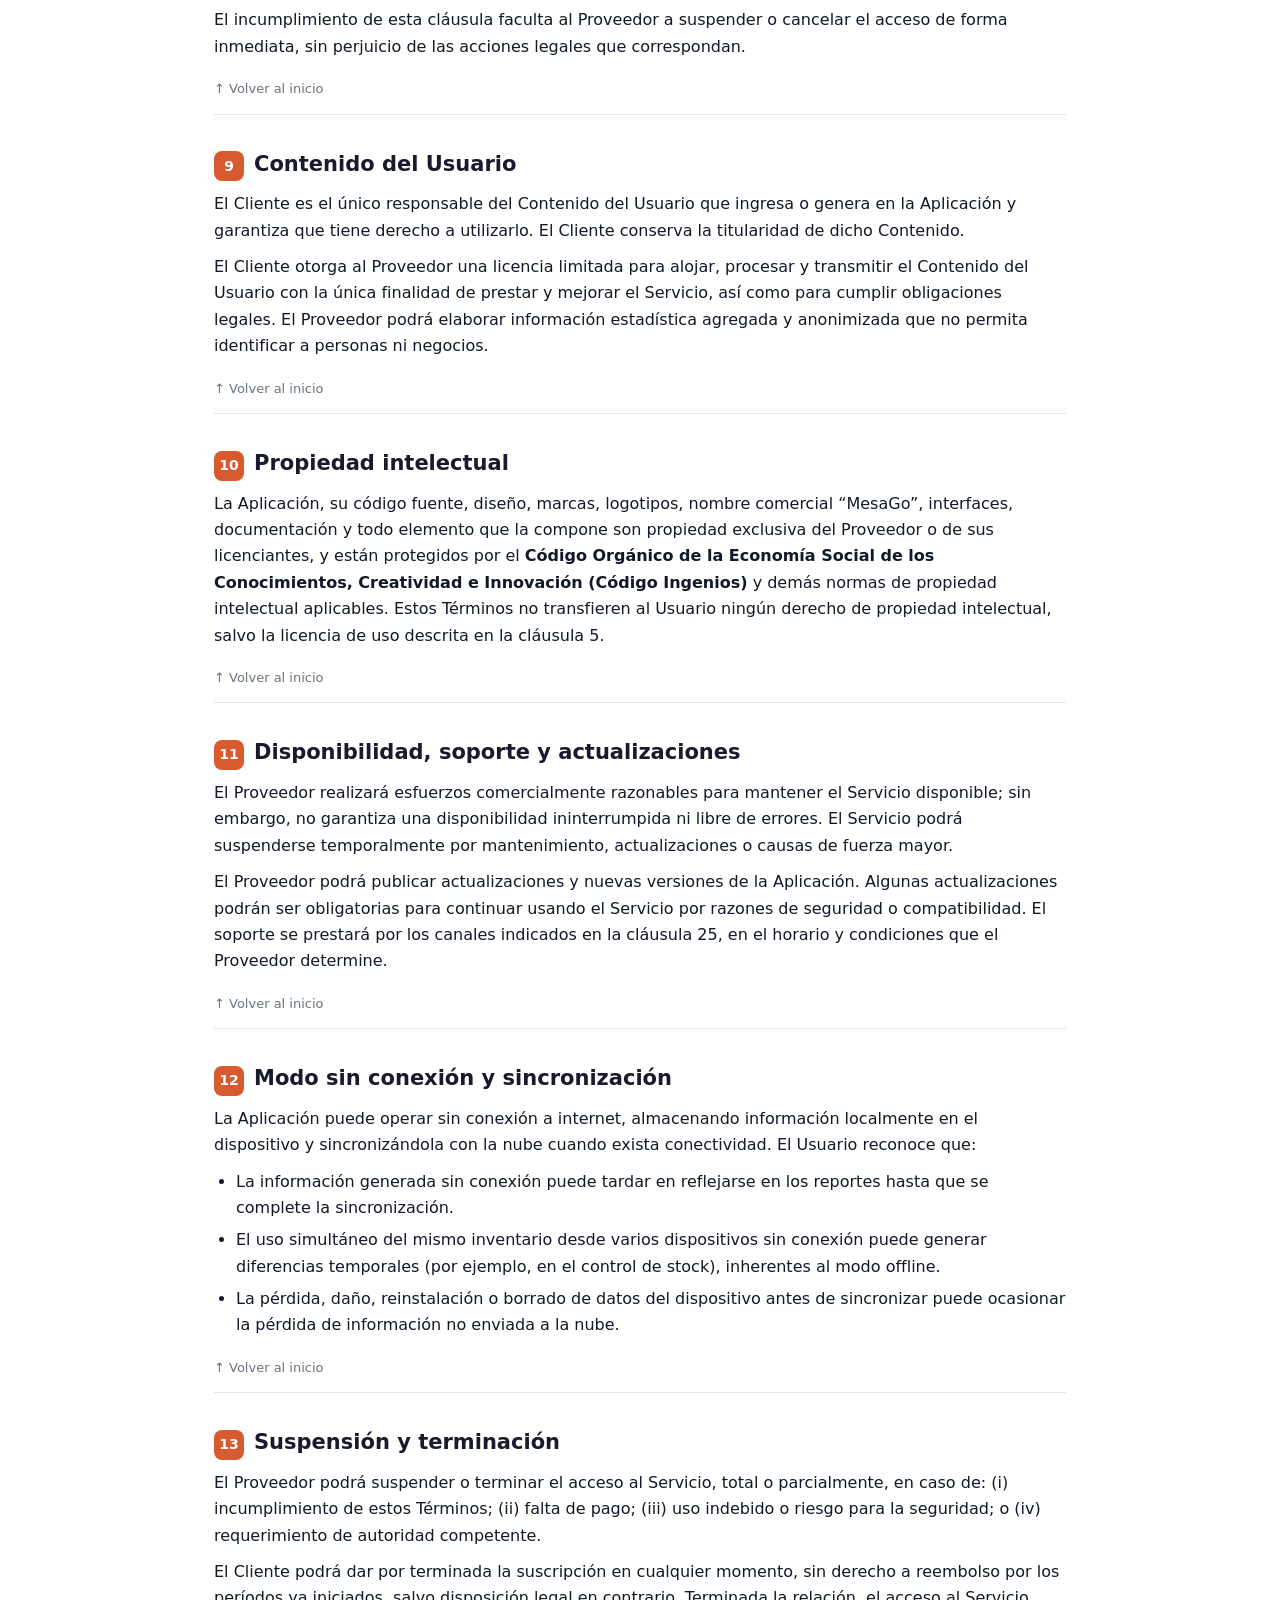
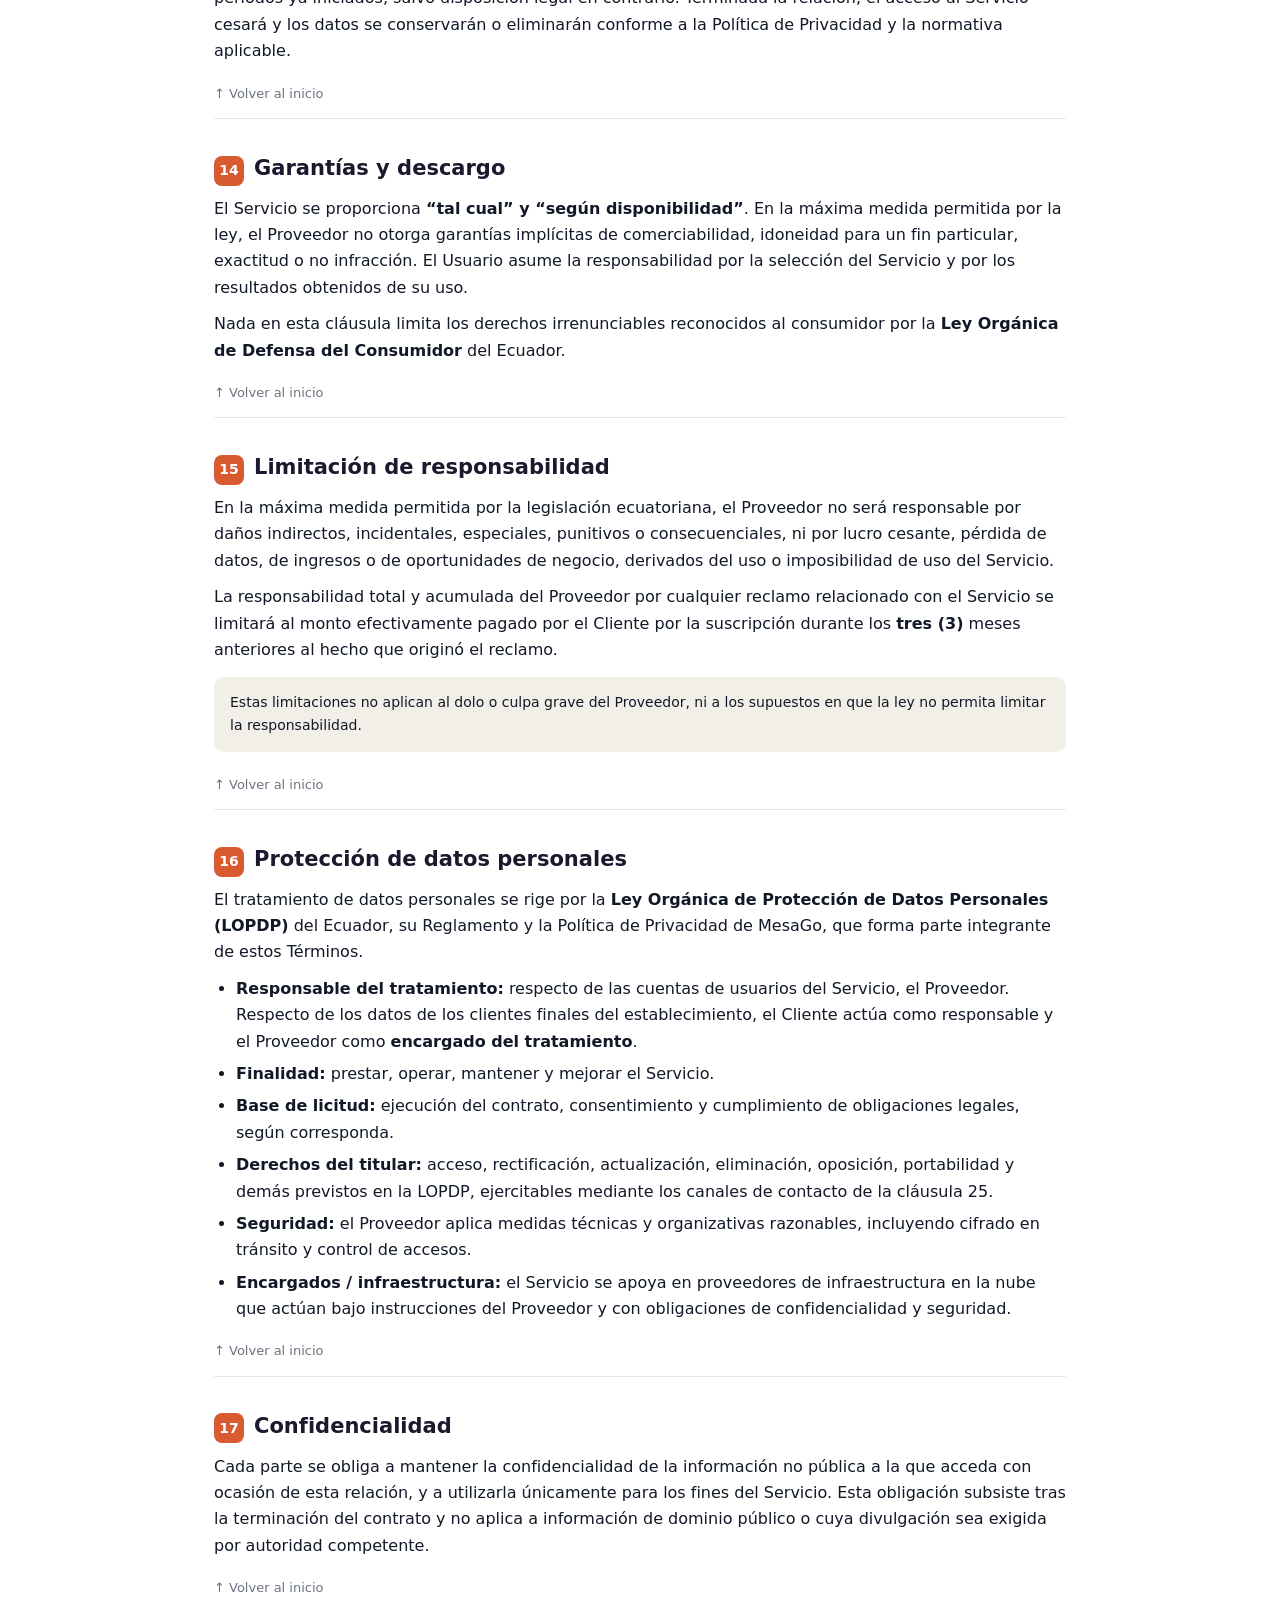
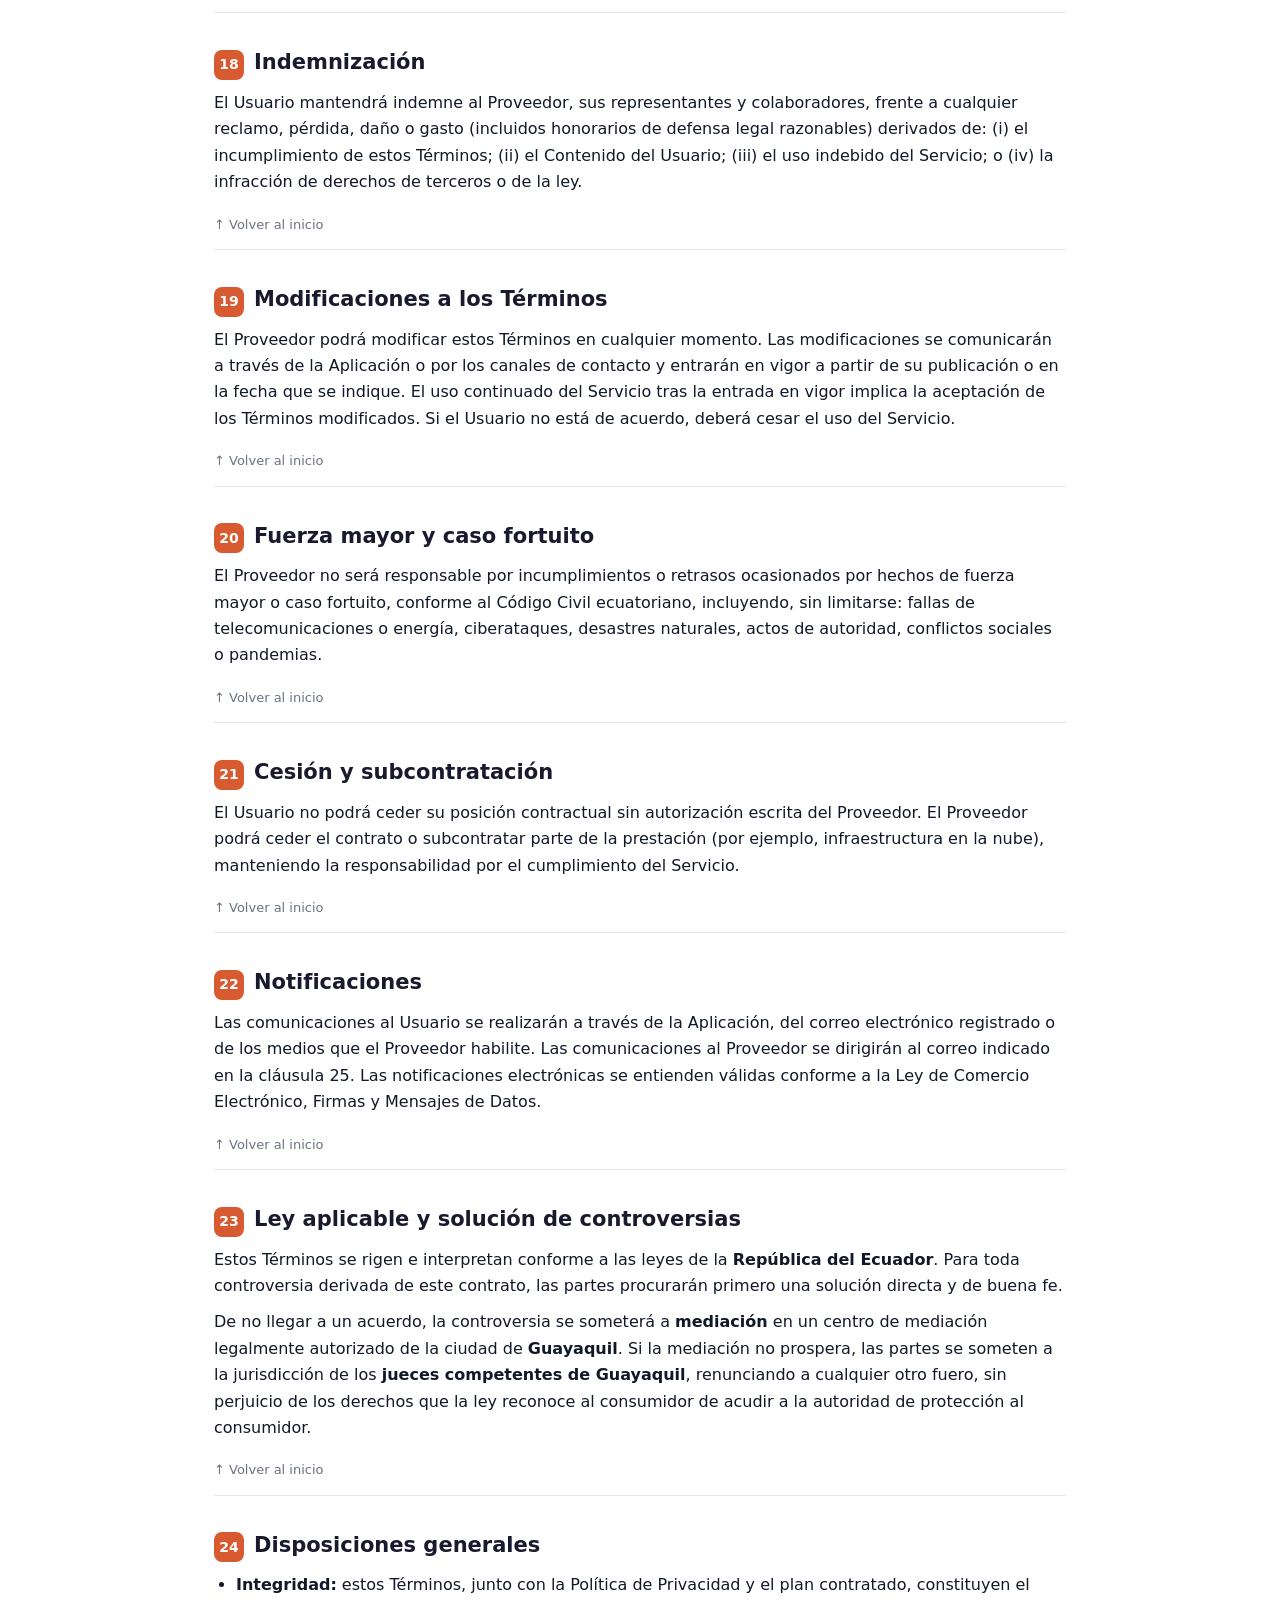
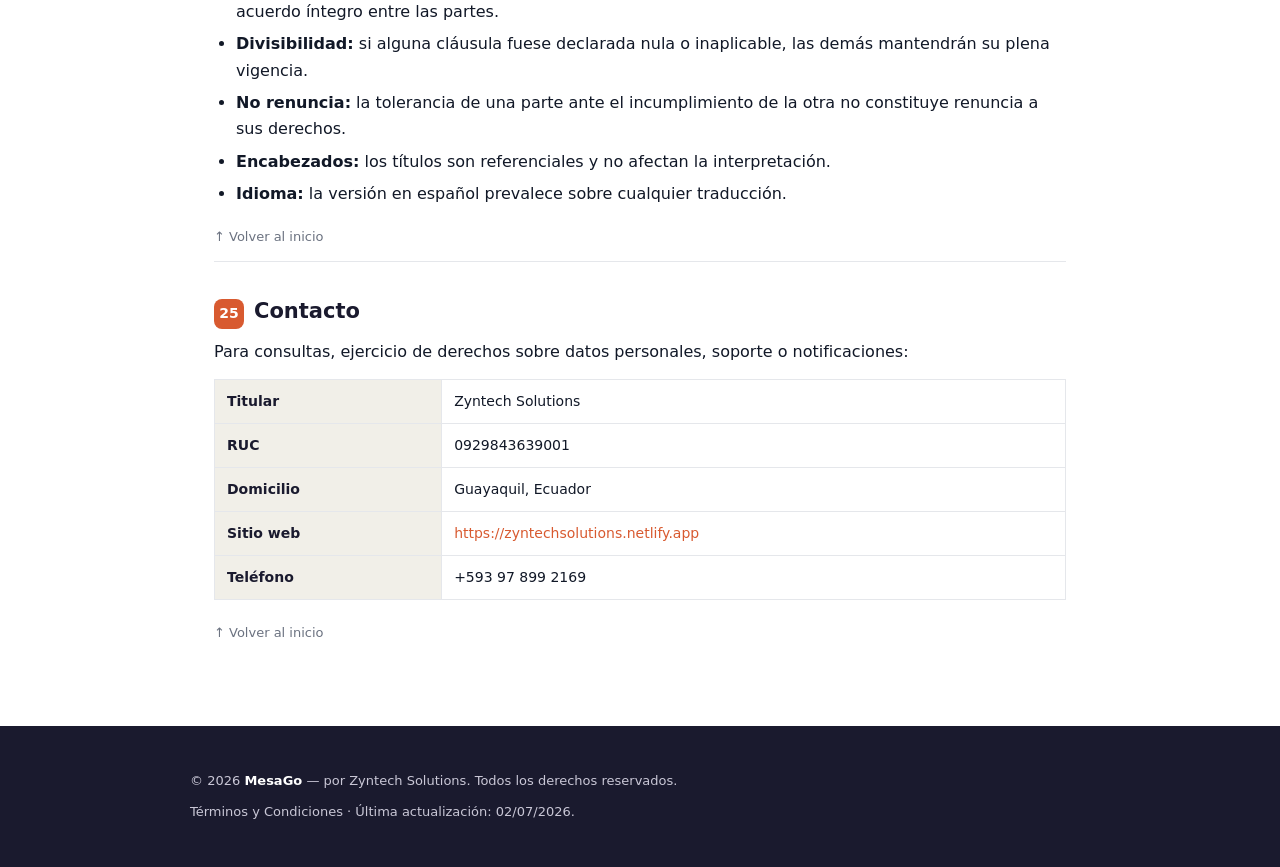
<file: mesago/terminos_y_condiciones.html>
<!DOCTYPE html>
<html lang="es">
<head>
<meta charset="utf-8">
<meta name="viewport" content="width=device-width, initial-scale=1">
<title>Términos y Condiciones — MesaGo</title>
<style>
  :root{
    --primary:#D85A30;      /* naranja terracota (marca) */
    --primary-d:#B8481F;
    --dark:#1A1A2E;         /* azul noche */
    --cream:#F1EFE8;        /* superficie */
    --bg:#FFFFFF;
    --text:#111827;
    --muted:#6B7280;
    --border:#E5E7EB;
    --ok:#22C55E;
  }
  *{box-sizing:border-box;}
  html{scroll-behavior:smooth;}
  body{
    margin:0; background:var(--bg); color:var(--text);
    font-family:'Segoe UI', system-ui, -apple-system, Arial, sans-serif;
    line-height:1.65; font-size:16px;
  }
  a{color:var(--primary); text-decoration:none;}
  a:hover{text-decoration:underline;}

  /* ── Header ── */
  header.hero{
    background:linear-gradient(135deg,var(--dark) 0%, #2A2A4A 100%);
    color:#fff; padding:48px 24px 40px;
  }
  .hero-inner{max-width:900px; margin:0 auto;}
  .brand{display:flex; align-items:center; gap:14px;}
  .logo-badge{
    width:56px; height:56px; border-radius:16px; background:var(--primary);
    display:flex; align-items:center; justify-content:center; font-weight:800; font-size:26px; color:#fff;
    box-shadow:0 8px 22px rgba(216,90,48,.4);
  }
  .brand h1{margin:0; font-size:26px; letter-spacing:.5px;}
  .brand span{color:#F0997B; font-weight:600; font-size:14px;}
  header.hero h2{margin:26px 0 6px; font-size:34px; font-weight:800;}
  header.hero p.sub{margin:0; color:#C9C7D6; font-size:15px;}
  .meta{margin-top:22px; display:flex; flex-wrap:wrap; gap:10px;}
  .chip{background:rgba(255,255,255,.10); border:1px solid rgba(255,255,255,.18);
        padding:6px 12px; border-radius:999px; font-size:13px;}

  /* ── Layout ── */
  main{max-width:900px; margin:0 auto; padding:0 24px 80px;}
  .notice{
    background:#FEF3E9; border:1px solid #F3C6A8; border-left:5px solid var(--primary);
    padding:16px 18px; border-radius:10px; margin:28px 0; font-size:14px; color:#7a3d20;
  }

  /* ── TOC ── */
  nav.toc{
    background:var(--cream); border:1px solid var(--border); border-radius:14px;
    padding:22px 26px; margin:28px 0 8px;
  }
  nav.toc h3{margin:0 0 12px; font-size:15px; text-transform:uppercase; letter-spacing:1px; color:var(--muted);}
  nav.toc ol{margin:0; padding-left:20px; columns:2; column-gap:32px;}
  nav.toc li{margin:5px 0; break-inside:avoid;}
  @media(max-width:640px){ nav.toc ol{columns:1;} }

  /* ── Sections ── */
  section{padding-top:26px; margin-top:12px; border-top:1px solid var(--border);}
  section:first-of-type{border-top:0;}
  h3.sec{
    font-size:21px; color:var(--dark); margin:6px 0 10px;
    display:flex; align-items:baseline; gap:10px;
  }
  h3.sec .num{
    color:#fff; background:var(--primary); font-size:14px; font-weight:800;
    min-width:30px; height:30px; border-radius:8px; display:inline-flex; align-items:center; justify-content:center;
  }
  h4{color:var(--primary-d); font-size:16px; margin:18px 0 6px;}
  p{margin:10px 0;}
  ul,ol.body{margin:10px 0; padding-left:22px;}
  li{margin:6px 0;}
  .lead{font-size:16px;}
  table{width:100%; border-collapse:collapse; margin:14px 0; font-size:14px;}
  th,td{border:1px solid var(--border); padding:10px 12px; text-align:left; vertical-align:top;}
  th{background:var(--cream); color:var(--dark);}
  .callout{background:var(--cream); border-radius:10px; padding:14px 16px; margin:14px 0; font-size:14px;}
  .back{display:inline-block; margin-top:8px; font-size:13px; color:var(--muted);}

  footer{background:var(--dark); color:#C9C7D6; padding:34px 24px; font-size:13px;}
  footer .fi{max-width:900px; margin:0 auto;}
  footer strong{color:#fff;}

  @media print{
    header.hero, footer{-webkit-print-color-adjust:exact; print-color-adjust:exact;}
    nav.toc{break-inside:avoid;}
    .back{display:none;}
  }
</style>
</head>
<body>

<header class="hero" id="top">
  <div class="hero-inner">
    <div class="brand">
      <div class="logo-badge">M</div>
      <div>
        <h1>MesaGo</h1>
        <span>por Zyntech Solutions</span>
      </div>
    </div>
    <h2>Términos y Condiciones de Uso</h2>
    <p class="sub">Contrato de licencia y prestación de servicios de software (SaaS)</p>
    <div class="meta">
      <span class="chip">Última actualización: 02/07/2026</span>
      <span class="chip">Vigencia: desde su aceptación</span>
      <span class="chip">Jurisdicción: República del Ecuador</span>
    </div>
  </div>
</header>

<main>

  <p class="lead">
    Los presentes Términos y Condiciones (en adelante, los <strong>“Términos”</strong>) regulan el
    acceso y uso de la aplicación móvil y plataforma <strong>MesaGo</strong> (en adelante, la
    <strong>“Aplicación”</strong> o el <strong>“Servicio”</strong>), de titularidad de
    <strong>Zyntech Solutions</strong>, con RUC N.º
    <strong>0929843639001</strong> y domicilio en <strong>Guayaquil, Ecuador</strong>,
    Ecuador (en adelante, <strong>“MesaGo”</strong>, el <strong>“Proveedor”</strong> o
    <strong>“nosotros”</strong>). Al descargar, registrarse, acceder o utilizar la Aplicación, usted
    (el <strong>“Usuario”</strong>) declara haber leído, entendido y aceptado íntegramente estos
    Términos, así como la <a href="#s16">Política de Privacidad</a>. Si no está de acuerdo, absténgase
    de usar el Servicio.
  </p>

  <nav class="toc">
    <h3>Contenido</h3>
    <ol>
      <li><a href="#s1">Aceptación del contrato</a></li>
      <li><a href="#s2">Definiciones</a></li>
      <li><a href="#s3">Objeto y descripción del Servicio</a></li>
      <li><a href="#s4">Cuentas, roles y credenciales</a></li>
      <li><a href="#s5">Licencia de uso</a></li>
      <li><a href="#s6">Planes, suscripción y pagos</a></li>
      <li><a href="#s7">Obligaciones del Usuario</a></li>
      <li><a href="#s8">Uso aceptable y conductas prohibidas</a></li>
      <li><a href="#s9">Contenido del Usuario</a></li>
      <li><a href="#s10">Propiedad intelectual</a></li>
      <li><a href="#s11">Disponibilidad, soporte y actualizaciones</a></li>
      <li><a href="#s12">Modo sin conexión y sincronización</a></li>
      <li><a href="#s13">Suspensión y terminación</a></li>
      <li><a href="#s14">Garantías y descargo</a></li>
      <li><a href="#s15">Limitación de responsabilidad</a></li>
      <li><a href="#s16">Protección de datos personales</a></li>
      <li><a href="#s17">Confidencialidad</a></li>
      <li><a href="#s18">Indemnización</a></li>
      <li><a href="#s19">Modificaciones a los Términos</a></li>
      <li><a href="#s20">Fuerza mayor y caso fortuito</a></li>
      <li><a href="#s21">Cesión y subcontratación</a></li>
      <li><a href="#s22">Notificaciones</a></li>
      <li><a href="#s23">Ley aplicable y solución de controversias</a></li>
      <li><a href="#s24">Disposiciones generales</a></li>
      <li><a href="#s25">Contacto</a></li>
    </ol>
  </nav>

  <section id="s1">
    <h3 class="sec"><span class="num">1</span> Aceptación del contrato</h3>
    <p>La utilización de la Aplicación implica la aceptación plena y sin reservas de todas y cada una
    de las cláusulas de estos Términos, que tienen la naturaleza de un contrato de adhesión celebrado
    por medios electrónicos, con plena validez conforme a la <strong>Ley de Comercio Electrónico,
    Firmas y Mensajes de Datos</strong> del Ecuador. La aceptación se perfecciona al marcar la casilla
    de conformidad, crear una cuenta o hacer uso efectivo del Servicio, lo que ocurra primero.</p>
    <p>Si el Usuario acepta estos Términos en nombre de una empresa o persona jurídica, declara y
    garantiza que cuenta con la capacidad legal y las facultades suficientes para obligar a dicha
    entidad, la cual quedará vinculada por este contrato.</p>
    <p>El Usuario declara ser mayor de edad y tener plena capacidad legal para contratar conforme al
    <strong>Código Civil</strong> ecuatoriano.</p>
    <a class="back" href="#top">↑ Volver al inicio</a>
  </section>

  <section id="s2">
    <h3 class="sec"><span class="num">2</span> Definiciones</h3>
    <table>
      <tr><th>Término</th><th>Significado</th></tr>
      <tr><td><strong>Aplicación / Servicio</strong></td><td>La plataforma de software MesaGo para la gestión de pedidos, mesas, menú, inventario y reportes de establecimientos de alimentos y bebidas.</td></tr>
      <tr><td><strong>Empresa / Cliente</strong></td><td>Persona natural o jurídica que contrata el Servicio para uno o más de sus establecimientos (sucursales).</td></tr>
      <tr><td><strong>Usuario</strong></td><td>Toda persona que accede a la Aplicación bajo alguno de los roles habilitados (superadministrador, administrador, encargado o mesero).</td></tr>
      <tr><td><strong>Cuenta</strong></td><td>Conjunto de credenciales y datos que permiten el acceso individual al Servicio.</td></tr>
      <tr><td><strong>Contenido del Usuario</strong></td><td>Datos que el Usuario ingresa o genera en la Aplicación (pedidos, menú, precios, mesas, reportes, etc.).</td></tr>
      <tr><td><strong>Suscripción / Licencia</strong></td><td>Derecho temporal de uso del Servicio conforme al plan contratado por sucursal.</td></tr>
      <tr><td><strong>Datos personales</strong></td><td>Toda información sobre una persona natural identificada o identificable, según la LOPDP.</td></tr>
    </table>
    <a class="back" href="#top">↑ Volver al inicio</a>
  </section>

  <section id="s3">
    <h3 class="sec"><span class="num">3</span> Objeto y descripción del Servicio</h3>
    <p>MesaGo es un software como servicio (SaaS) que permite a establecimientos de alimentos y
    bebidas gestionar la toma de pedidos en mesa, el estado de las mesas, el menú, el control de
    inventario por producto, la administración de usuarios operativos y la generación de reportes de
    ventas y actividad.</p>
    <p>El Servicio se ofrece bajo un modelo multiempresa y multisucursal, con distintos roles de
    acceso. MesaGo se limita a proporcionar la herramienta tecnológica; la operación del negocio, la
    veracidad de los precios, la facturación tributaria, el cumplimiento sanitario y cualquier otra
    obligación propia del establecimiento son de exclusiva responsabilidad del Cliente.</p>
    <div class="callout"><strong>Importante:</strong> MesaGo <strong>no</strong> es un sistema de
    facturación electrónica ni sustituye los comprobantes de venta exigidos por el Servicio de Rentas
    Internas (SRI). El Cliente es responsable de emitir los comprobantes que la normativa tributaria
    ecuatoriana exija.</div>
    <a class="back" href="#top">↑ Volver al inicio</a>
  </section>

  <section id="s4">
    <h3 class="sec"><span class="num">4</span> Cuentas, roles y credenciales</h3>
    <p>El acceso al Servicio se realiza mediante credenciales personales e intransferibles. La
    Aplicación contempla, de manera enunciativa, los siguientes roles: <strong>superadministrador</strong>
    (titular del servicio), <strong>administrador</strong> (dueño de una empresa),
    <strong>encargado</strong> (gestión de una sucursal) y <strong>mesero</strong> (toma de pedidos),
    cada uno con distintos niveles de acceso.</p>
    <ul>
      <li>El Usuario es responsable de mantener la confidencialidad de sus credenciales y PIN de
      acceso, y de todas las actividades realizadas desde su cuenta.</li>
      <li>El Usuario debe notificar de inmediato al Proveedor cualquier uso no autorizado o brecha de
      seguridad de la que tenga conocimiento.</li>
      <li>El Cliente es responsable de crear, administrar y desactivar las cuentas de su personal
      operativo, así como del uso que estos hagan del Servicio.</li>
      <li>El Usuario garantiza que la información de registro es veraz, exacta y se mantiene
      actualizada.</li>
    </ul>
    <a class="back" href="#top">↑ Volver al inicio</a>
  </section>

  <section id="s5">
    <h3 class="sec"><span class="num">5</span> Licencia de uso</h3>
    <p>Sujeto al cumplimiento de estos Términos y al pago de la suscripción correspondiente, el
    Proveedor otorga al Cliente una licencia <strong>limitada, no exclusiva, intransferible,
    revocable y sin derecho a sublicenciar</strong>, para acceder y utilizar la Aplicación con fines
    internos de gestión de su(s) establecimiento(s), durante la vigencia de la suscripción.</p>
    <p>Queda expresamente prohibido: (i) copiar, modificar, descompilar, realizar ingeniería inversa o
    crear obras derivadas del Servicio; (ii) revender, arrendar o ceder el acceso a terceros;
    (iii) eludir medidas de seguridad; o (iv) usar el Servicio para desarrollar un producto o servicio
    competidor.</p>
    <a class="back" href="#top">↑ Volver al inicio</a>
  </section>

  <section id="s6">
    <h3 class="sec"><span class="num">6</span> Planes, suscripción y pagos</h3>
    <p>El Servicio se comercializa por <strong>suscripción por sucursal</strong>, conforme a los
    planes vigentes (por ejemplo, Básico, Estándar y Premium), que definen los límites de recursos
    (usuarios, mesas, etc.) y el precio aplicable. Los establecimientos nuevos pueden contar con un
    <strong>período de prueba</strong> gratuito según se anuncie al momento de la contratación.</p>
    <h4>6.1 Precios y tributos</h4>
    <p>Los precios se expresan en dólares de los Estados Unidos de América (USD), moneda de curso
    legal en el Ecuador.</p>
    <div class="callout"><strong>Importante:</strong> todos los precios publicados —ya sea en la
    aplicación, en el sitio web, en materiales promocionales o en cualquier otro medio— se muestran
    <strong>SIN IMPUESTOS</strong>. El Impuesto al Valor Agregado (IVA) y cualquier otro tributo que
    corresponda se añadirán al momento de la facturación, conforme a la normativa tributaria vigente en
    el Ecuador.</div>
    <h4>6.2 Renovación y mora</h4>
    <ul>
      <li>La suscripción se renueva por los períodos contratados. La falta de pago faculta al Proveedor
      a suspender o limitar el acceso al Servicio, previa comunicación al Cliente.</li>
      <li>Los meses pagados se acumulan sobre la vigencia existente; el período de prueba gratuito no
      se pierde por la contratación de un plan pago.</li>
      <li>El cambio de plan (nivel) no altera la fecha de vencimiento de la suscripción.</li>
    </ul>
    <h4>6.3 Reembolsos</h4>
    <p>Salvo disposición imperativa de la <strong>Ley Orgánica de Defensa del Consumidor</strong>, las
    sumas pagadas por períodos ya iniciados no son reembolsables. Cualquier política de reembolso
    específica se comunicará por escrito.</p>
    <a class="back" href="#top">↑ Volver al inicio</a>
  </section>

  <section id="s7">
    <h3 class="sec"><span class="num">7</span> Obligaciones del Usuario</h3>
    <ul>
      <li>Utilizar el Servicio conforme a la ley, la moral, el orden público y estos Términos.</li>
      <li>Ingresar información veraz y mantener actualizados los datos de su cuenta y negocio.</li>
      <li>Respetar los derechos de propiedad intelectual del Proveedor y de terceros.</li>
      <li>Contar con los dispositivos, conectividad y software necesarios para el uso del Servicio.</li>
      <li>Responsabilizarse por el respaldo de la información que considere crítica, sin perjuicio de
      las medidas de resguardo del Proveedor.</li>
      <li>Cumplir con sus obligaciones tributarias, laborales, sanitarias y de protección de datos
      frente a sus propios clientes y empleados.</li>
    </ul>
    <a class="back" href="#top">↑ Volver al inicio</a>
  </section>

  <section id="s8">
    <h3 class="sec"><span class="num">8</span> Uso aceptable y conductas prohibidas</h3>
    <p>El Usuario se obliga a no:</p>
    <ul>
      <li>Usar el Servicio con fines fraudulentos, ilícitos o no autorizados.</li>
      <li>Introducir virus, malware o código malicioso, ni realizar acciones que afecten la integridad,
      seguridad o disponibilidad de la plataforma.</li>
      <li>Intentar acceder a cuentas, datos o áreas del sistema sin autorización.</li>
      <li>Sobrecargar la infraestructura o realizar pruebas de penetración sin consentimiento escrito.</li>
      <li>Suplantar la identidad de otra persona o entidad.</li>
      <li>Utilizar el Servicio para almacenar o transmitir contenido que infrinja derechos de terceros
      o la legislación ecuatoriana.</li>
    </ul>
    <p>El incumplimiento de esta cláusula faculta al Proveedor a suspender o cancelar el acceso de
    forma inmediata, sin perjuicio de las acciones legales que correspondan.</p>
    <a class="back" href="#top">↑ Volver al inicio</a>
  </section>

  <section id="s9">
    <h3 class="sec"><span class="num">9</span> Contenido del Usuario</h3>
    <p>El Cliente es el único responsable del Contenido del Usuario que ingresa o genera en la
    Aplicación y garantiza que tiene derecho a utilizarlo. El Cliente conserva la titularidad de dicho
    Contenido.</p>
    <p>El Cliente otorga al Proveedor una licencia limitada para alojar, procesar y transmitir el
    Contenido del Usuario con la única finalidad de prestar y mejorar el Servicio, así como para
    cumplir obligaciones legales. El Proveedor podrá elaborar información estadística agregada y
    anonimizada que no permita identificar a personas ni negocios.</p>
    <a class="back" href="#top">↑ Volver al inicio</a>
  </section>

  <section id="s10">
    <h3 class="sec"><span class="num">10</span> Propiedad intelectual</h3>
    <p>La Aplicación, su código fuente, diseño, marcas, logotipos, nombre comercial “MesaGo”,
    interfaces, documentación y todo elemento que la compone son propiedad exclusiva del Proveedor o de
    sus licenciantes, y están protegidos por el <strong>Código Orgánico de la Economía Social de los
    Conocimientos, Creatividad e Innovación (Código Ingenios)</strong> y demás normas de propiedad
    intelectual aplicables. Estos Términos no transfieren al Usuario ningún derecho de propiedad
    intelectual, salvo la licencia de uso descrita en la cláusula 5.</p>
    <a class="back" href="#top">↑ Volver al inicio</a>
  </section>

  <section id="s11">
    <h3 class="sec"><span class="num">11</span> Disponibilidad, soporte y actualizaciones</h3>
    <p>El Proveedor realizará esfuerzos comercialmente razonables para mantener el Servicio disponible;
    sin embargo, no garantiza una disponibilidad ininterrumpida ni libre de errores. El Servicio podrá
    suspenderse temporalmente por mantenimiento, actualizaciones o causas de fuerza mayor.</p>
    <p>El Proveedor podrá publicar actualizaciones y nuevas versiones de la Aplicación. Algunas
    actualizaciones podrán ser obligatorias para continuar usando el Servicio por razones de seguridad
    o compatibilidad. El soporte se prestará por los canales indicados en la cláusula 25, en el horario
    y condiciones que el Proveedor determine.</p>
    <a class="back" href="#top">↑ Volver al inicio</a>
  </section>

  <section id="s12">
    <h3 class="sec"><span class="num">12</span> Modo sin conexión y sincronización</h3>
    <p>La Aplicación puede operar sin conexión a internet, almacenando información localmente en el
    dispositivo y sincronizándola con la nube cuando exista conectividad. El Usuario reconoce que:</p>
    <ul>
      <li>La información generada sin conexión puede tardar en reflejarse en los reportes hasta que se
      complete la sincronización.</li>
      <li>El uso simultáneo del mismo inventario desde varios dispositivos sin conexión puede generar
      diferencias temporales (por ejemplo, en el control de stock), inherentes al modo offline.</li>
      <li>La pérdida, daño, reinstalación o borrado de datos del dispositivo antes de sincronizar puede
      ocasionar la pérdida de información no enviada a la nube.</li>
    </ul>
    <a class="back" href="#top">↑ Volver al inicio</a>
  </section>

  <section id="s13">
    <h3 class="sec"><span class="num">13</span> Suspensión y terminación</h3>
    <p>El Proveedor podrá suspender o terminar el acceso al Servicio, total o parcialmente, en caso de:
    (i) incumplimiento de estos Términos; (ii) falta de pago; (iii) uso indebido o riesgo para la
    seguridad; o (iv) requerimiento de autoridad competente.</p>
    <p>El Cliente podrá dar por terminada la suscripción en cualquier momento, sin derecho a reembolso
    por los períodos ya iniciados, salvo disposición legal en contrario. Terminada la relación, el
    acceso al Servicio cesará y los datos se conservarán o eliminarán conforme a la Política de
    Privacidad y la normativa aplicable.</p>
    <a class="back" href="#top">↑ Volver al inicio</a>
  </section>

  <section id="s14">
    <h3 class="sec"><span class="num">14</span> Garantías y descargo</h3>
    <p>El Servicio se proporciona <strong>“tal cual” y “según disponibilidad”</strong>. En la máxima
    medida permitida por la ley, el Proveedor no otorga garantías implícitas de comerciabilidad,
    idoneidad para un fin particular, exactitud o no infracción. El Usuario asume la responsabilidad
    por la selección del Servicio y por los resultados obtenidos de su uso.</p>
    <p>Nada en esta cláusula limita los derechos irrenunciables reconocidos al consumidor por la
    <strong>Ley Orgánica de Defensa del Consumidor</strong> del Ecuador.</p>
    <a class="back" href="#top">↑ Volver al inicio</a>
  </section>

  <section id="s15">
    <h3 class="sec"><span class="num">15</span> Limitación de responsabilidad</h3>
    <p>En la máxima medida permitida por la legislación ecuatoriana, el Proveedor no será responsable
    por daños indirectos, incidentales, especiales, punitivos o consecuenciales, ni por lucro cesante,
    pérdida de datos, de ingresos o de oportunidades de negocio, derivados del uso o imposibilidad de
    uso del Servicio.</p>
    <p>La responsabilidad total y acumulada del Proveedor por cualquier reclamo relacionado con el
    Servicio se limitará al monto efectivamente pagado por el Cliente por la suscripción durante los
    <strong>tres (3)</strong> meses anteriores al hecho que originó el reclamo.</p>
    <div class="callout">Estas limitaciones no aplican al dolo o culpa grave del Proveedor, ni a los
    supuestos en que la ley no permita limitar la responsabilidad.</div>
    <a class="back" href="#top">↑ Volver al inicio</a>
  </section>

  <section id="s16">
    <h3 class="sec"><span class="num">16</span> Protección de datos personales</h3>
    <p>El tratamiento de datos personales se rige por la <strong>Ley Orgánica de Protección de Datos
    Personales (LOPDP)</strong> del Ecuador, su Reglamento y la Política de Privacidad de MesaGo, que
    forma parte integrante de estos Términos.</p>
    <ul>
      <li><strong>Responsable del tratamiento:</strong> respecto de las cuentas de usuarios del
      Servicio, el Proveedor. Respecto de los datos de los clientes finales del establecimiento, el
      Cliente actúa como responsable y el Proveedor como <strong>encargado del tratamiento</strong>.</li>
      <li><strong>Finalidad:</strong> prestar, operar, mantener y mejorar el Servicio.</li>
      <li><strong>Base de licitud:</strong> ejecución del contrato, consentimiento y cumplimiento de
      obligaciones legales, según corresponda.</li>
      <li><strong>Derechos del titular:</strong> acceso, rectificación, actualización, eliminación,
      oposición, portabilidad y demás previstos en la LOPDP, ejercitables mediante los canales de
      contacto de la cláusula 25.</li>
      <li><strong>Seguridad:</strong> el Proveedor aplica medidas técnicas y organizativas razonables,
      incluyendo cifrado en tránsito y control de accesos.</li>
      <li><strong>Encargados / infraestructura:</strong> el Servicio se apoya en proveedores de
      infraestructura en la nube que actúan bajo instrucciones del Proveedor y con obligaciones de
      confidencialidad y seguridad.</li>
    </ul>
    <a class="back" href="#top">↑ Volver al inicio</a>
  </section>

  <section id="s17">
    <h3 class="sec"><span class="num">17</span> Confidencialidad</h3>
    <p>Cada parte se obliga a mantener la confidencialidad de la información no pública a la que acceda
    con ocasión de esta relación, y a utilizarla únicamente para los fines del Servicio. Esta
    obligación subsiste tras la terminación del contrato y no aplica a información de dominio público o
    cuya divulgación sea exigida por autoridad competente.</p>
    <a class="back" href="#top">↑ Volver al inicio</a>
  </section>

  <section id="s18">
    <h3 class="sec"><span class="num">18</span> Indemnización</h3>
    <p>El Usuario mantendrá indemne al Proveedor, sus representantes y colaboradores, frente a
    cualquier reclamo, pérdida, daño o gasto (incluidos honorarios de defensa legal razonables)
    derivados de: (i) el incumplimiento de estos Términos; (ii) el Contenido del Usuario; (iii) el uso
    indebido del Servicio; o (iv) la infracción de derechos de terceros o de la ley.</p>
    <a class="back" href="#top">↑ Volver al inicio</a>
  </section>

  <section id="s19">
    <h3 class="sec"><span class="num">19</span> Modificaciones a los Términos</h3>
    <p>El Proveedor podrá modificar estos Términos en cualquier momento. Las modificaciones se
    comunicarán a través de la Aplicación o por los canales de contacto y entrarán en vigor a partir de
    su publicación o en la fecha que se indique. El uso continuado del Servicio tras la entrada en
    vigor implica la aceptación de los Términos modificados. Si el Usuario no está de acuerdo, deberá
    cesar el uso del Servicio.</p>
    <a class="back" href="#top">↑ Volver al inicio</a>
  </section>

  <section id="s20">
    <h3 class="sec"><span class="num">20</span> Fuerza mayor y caso fortuito</h3>
    <p>El Proveedor no será responsable por incumplimientos o retrasos ocasionados por hechos de fuerza
    mayor o caso fortuito, conforme al Código Civil ecuatoriano, incluyendo, sin limitarse: fallas de
    telecomunicaciones o energía, ciberataques, desastres naturales, actos de autoridad, conflictos
    sociales o pandemias.</p>
    <a class="back" href="#top">↑ Volver al inicio</a>
  </section>

  <section id="s21">
    <h3 class="sec"><span class="num">21</span> Cesión y subcontratación</h3>
    <p>El Usuario no podrá ceder su posición contractual sin autorización escrita del Proveedor. El
    Proveedor podrá ceder el contrato o subcontratar parte de la prestación (por ejemplo,
    infraestructura en la nube), manteniendo la responsabilidad por el cumplimiento del Servicio.</p>
    <a class="back" href="#top">↑ Volver al inicio</a>
  </section>

  <section id="s22">
    <h3 class="sec"><span class="num">22</span> Notificaciones</h3>
    <p>Las comunicaciones al Usuario se realizarán a través de la Aplicación, del correo electrónico
    registrado o de los medios que el Proveedor habilite. Las comunicaciones al Proveedor se dirigirán
    al correo indicado en la cláusula 25. Las notificaciones electrónicas se entienden válidas conforme
    a la Ley de Comercio Electrónico, Firmas y Mensajes de Datos.</p>
    <a class="back" href="#top">↑ Volver al inicio</a>
  </section>

  <section id="s23">
    <h3 class="sec"><span class="num">23</span> Ley aplicable y solución de controversias</h3>
    <p>Estos Términos se rigen e interpretan conforme a las leyes de la <strong>República del
    Ecuador</strong>. Para toda controversia derivada de este contrato, las partes procurarán primero
    una solución directa y de buena fe.</p>
    <p>De no llegar a un acuerdo, la controversia se someterá a <strong>mediación</strong> en un centro
    de mediación legalmente autorizado de la ciudad de <strong>Guayaquil</strong>. Si la mediación
    no prospera, las partes se someten a la jurisdicción de los <strong>jueces competentes de
    Guayaquil</strong>, renunciando a cualquier otro fuero, sin perjuicio de los derechos que la
    ley reconoce al consumidor de acudir a la autoridad de protección al consumidor.</p>
    <a class="back" href="#top">↑ Volver al inicio</a>
  </section>

  <section id="s24">
    <h3 class="sec"><span class="num">24</span> Disposiciones generales</h3>
    <ul>
      <li><strong>Integridad:</strong> estos Términos, junto con la Política de Privacidad y el plan
      contratado, constituyen el acuerdo íntegro entre las partes.</li>
      <li><strong>Divisibilidad:</strong> si alguna cláusula fuese declarada nula o inaplicable, las
      demás mantendrán su plena vigencia.</li>
      <li><strong>No renuncia:</strong> la tolerancia de una parte ante el incumplimiento de la otra no
      constituye renuncia a sus derechos.</li>
      <li><strong>Encabezados:</strong> los títulos son referenciales y no afectan la interpretación.</li>
      <li><strong>Idioma:</strong> la versión en español prevalece sobre cualquier traducción.</li>
    </ul>
    <a class="back" href="#top">↑ Volver al inicio</a>
  </section>

  <section id="s25">
    <h3 class="sec"><span class="num">25</span> Contacto</h3>
    <p>Para consultas, ejercicio de derechos sobre datos personales, soporte o notificaciones:</p>
    <table>
      <tr><th>Titular</th><td>Zyntech Solutions</td></tr>
      <tr><th>RUC</th><td>0929843639001</td></tr>
      <tr><th>Domicilio</th><td>Guayaquil, Ecuador</td></tr>
      <tr><th>Sitio web</th><td><a href="https://zyntechsolutions.netlify.app">https://zyntechsolutions.netlify.app</a></td></tr>
      <tr><th>Teléfono</th><td>+593 97 899 2169</td></tr>
    </table>
    <a class="back" href="#top">↑ Volver al inicio</a>
  </section>

</main>

<footer>
  <div class="fi">
    <p>© <span id="year"></span> <strong>MesaGo</strong> — por Zyntech Solutions. Todos los derechos reservados.</p>
    <p>Términos y Condiciones · Última actualización: 02/07/2026.</p>
  </div>
</footer>

<script>document.getElementById('year').textContent = new Date().getFullYear();</script>
</body>
</html>
</file>
